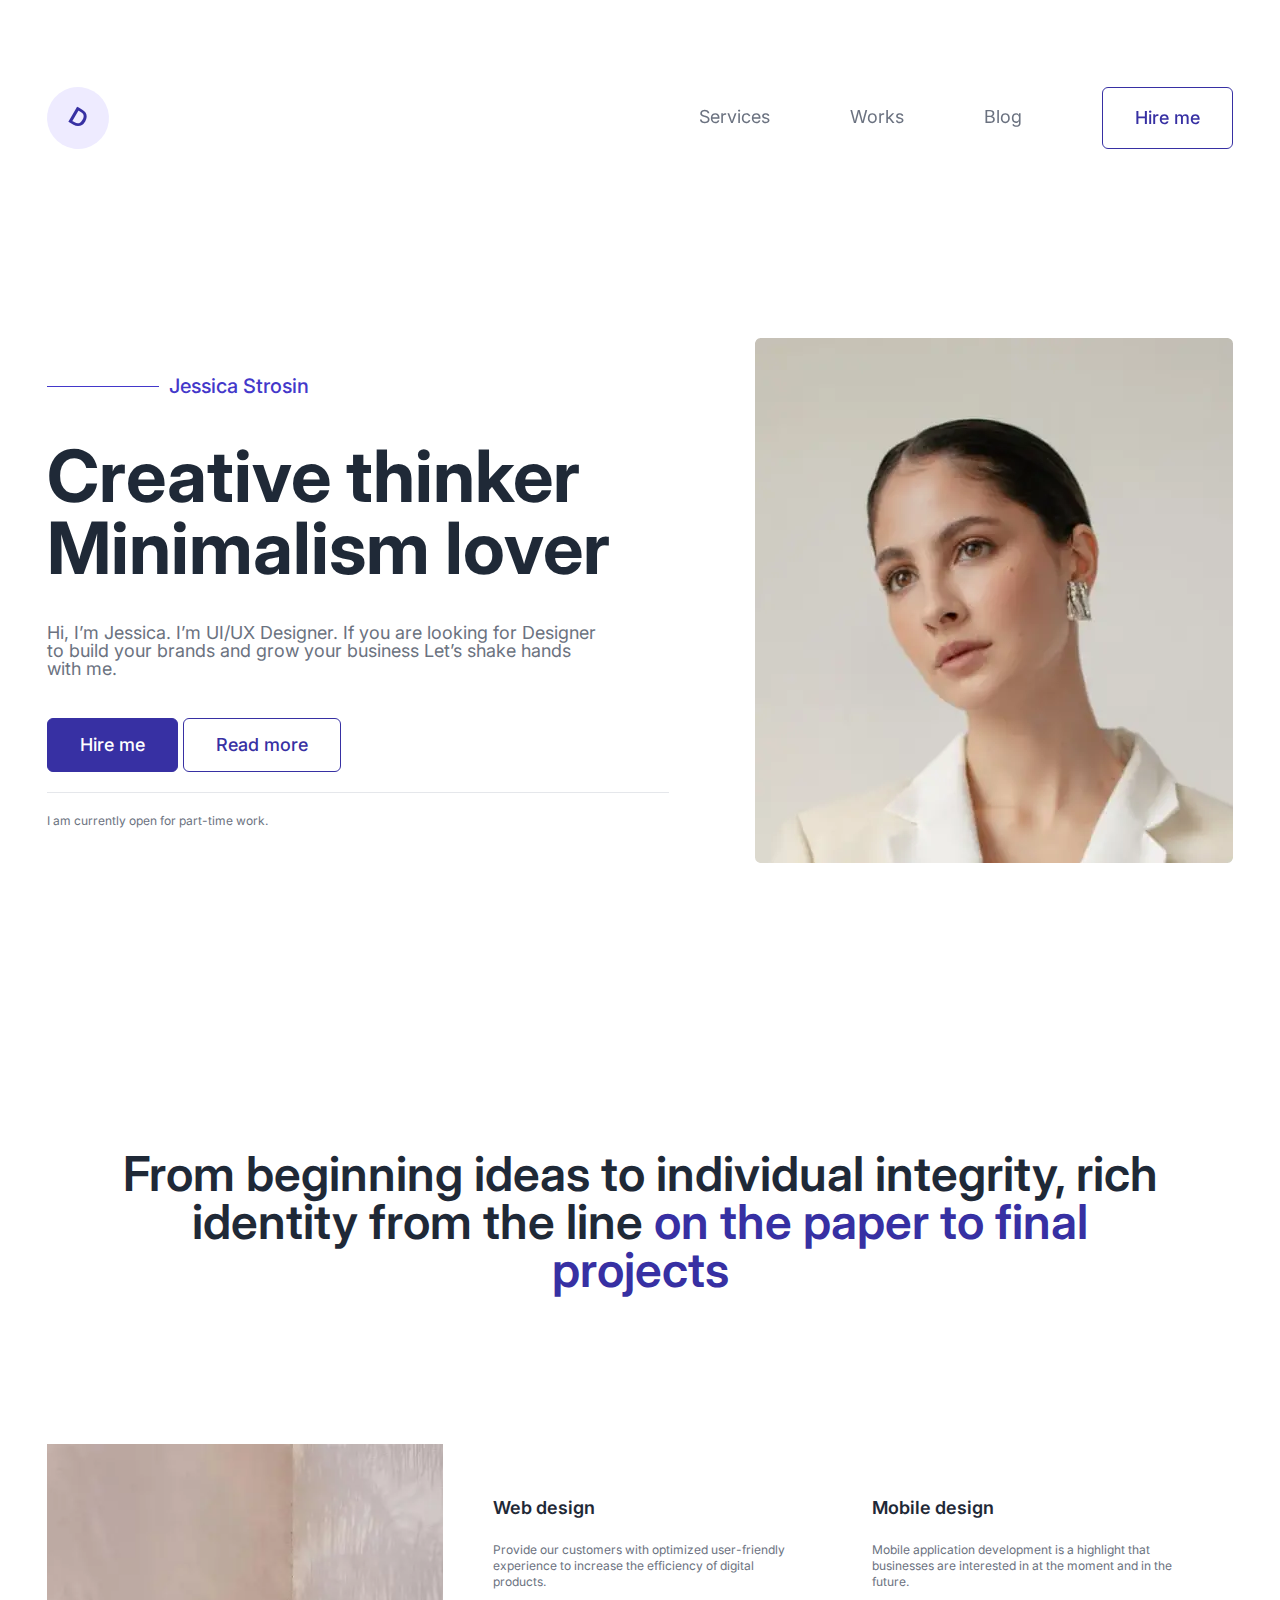
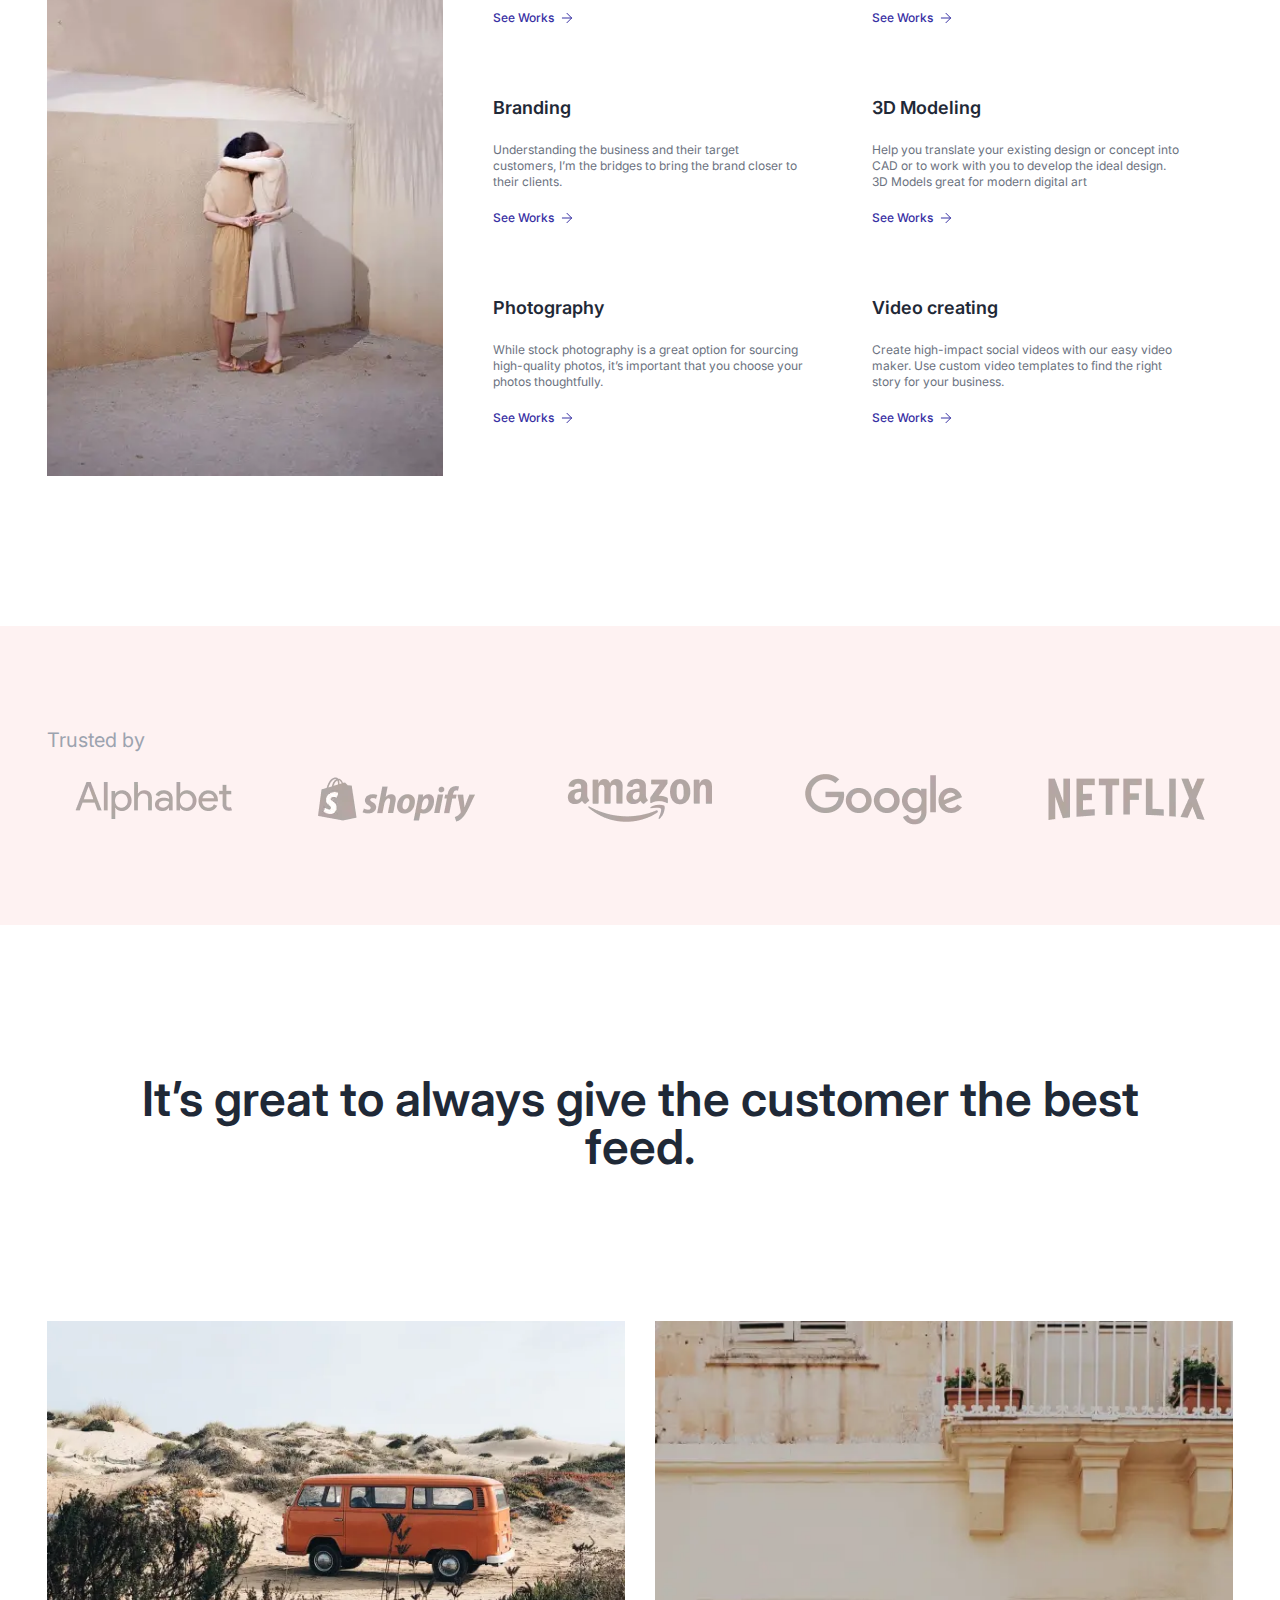
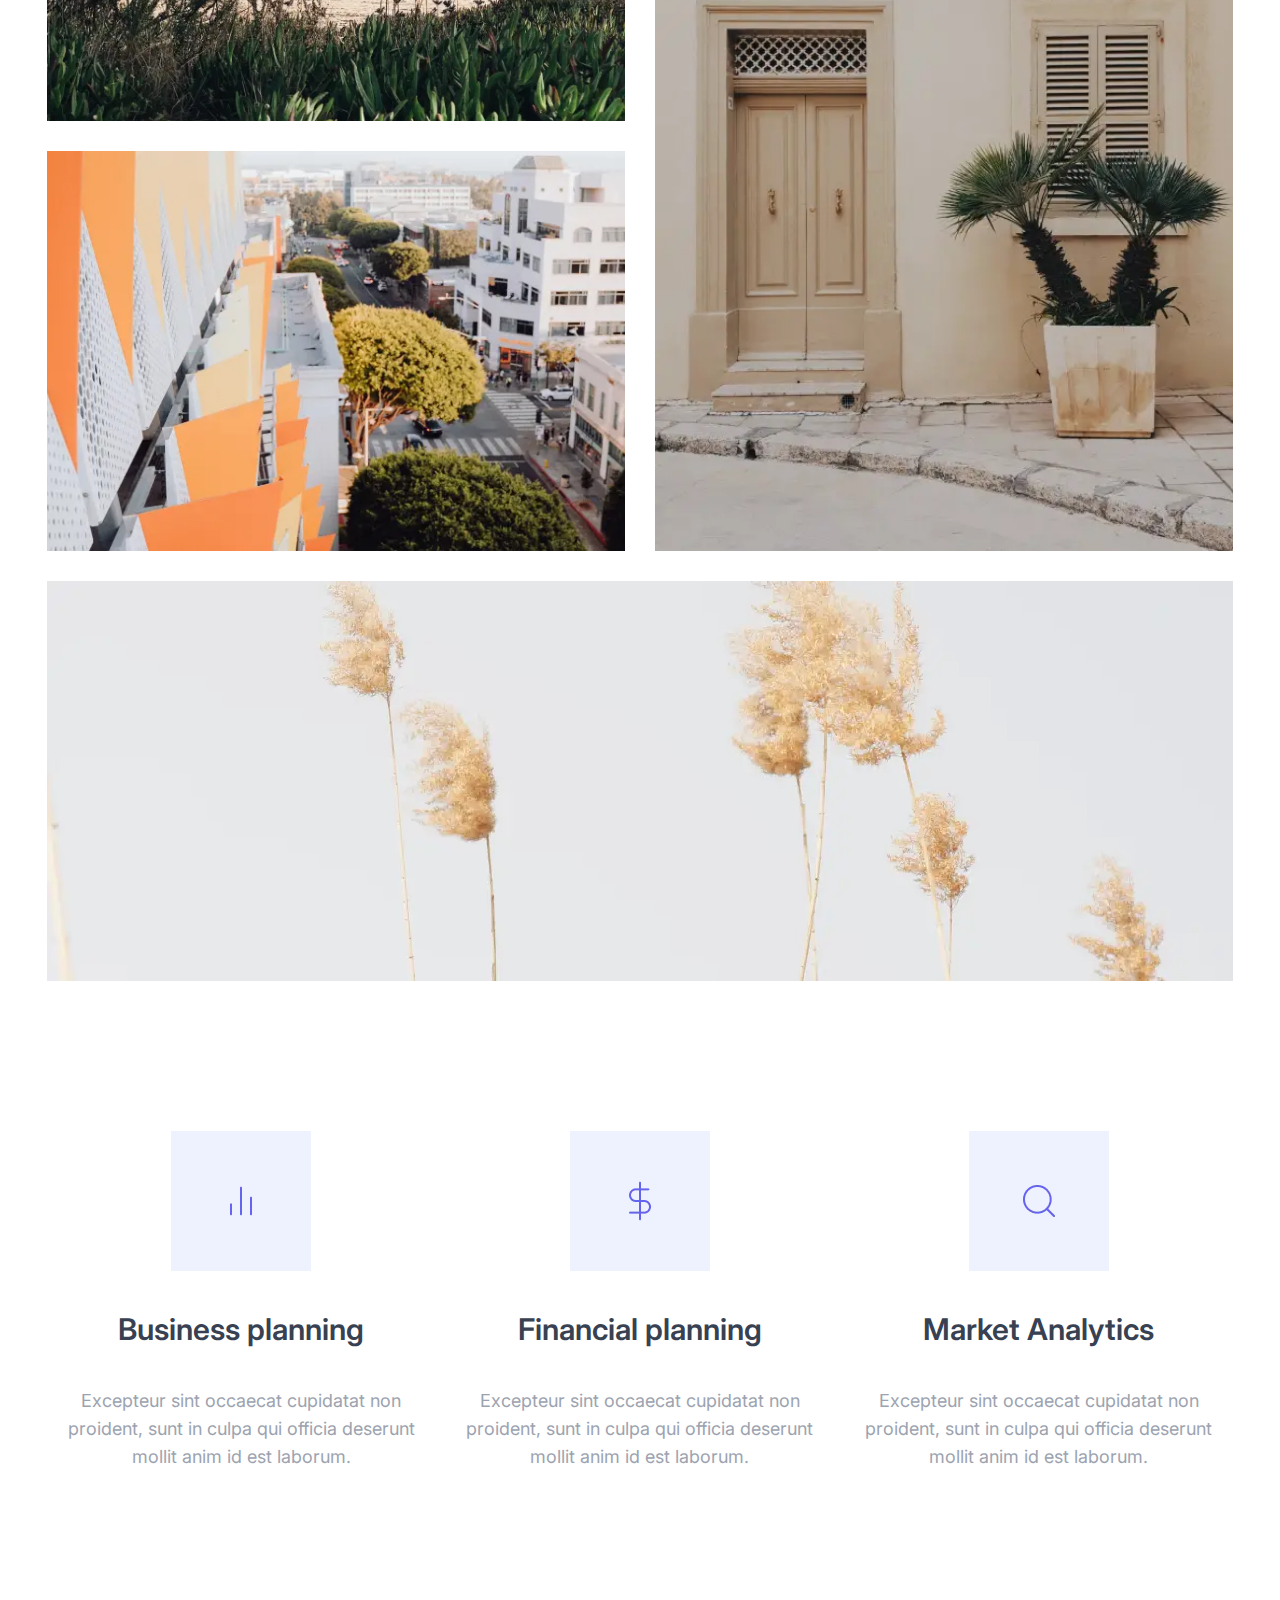
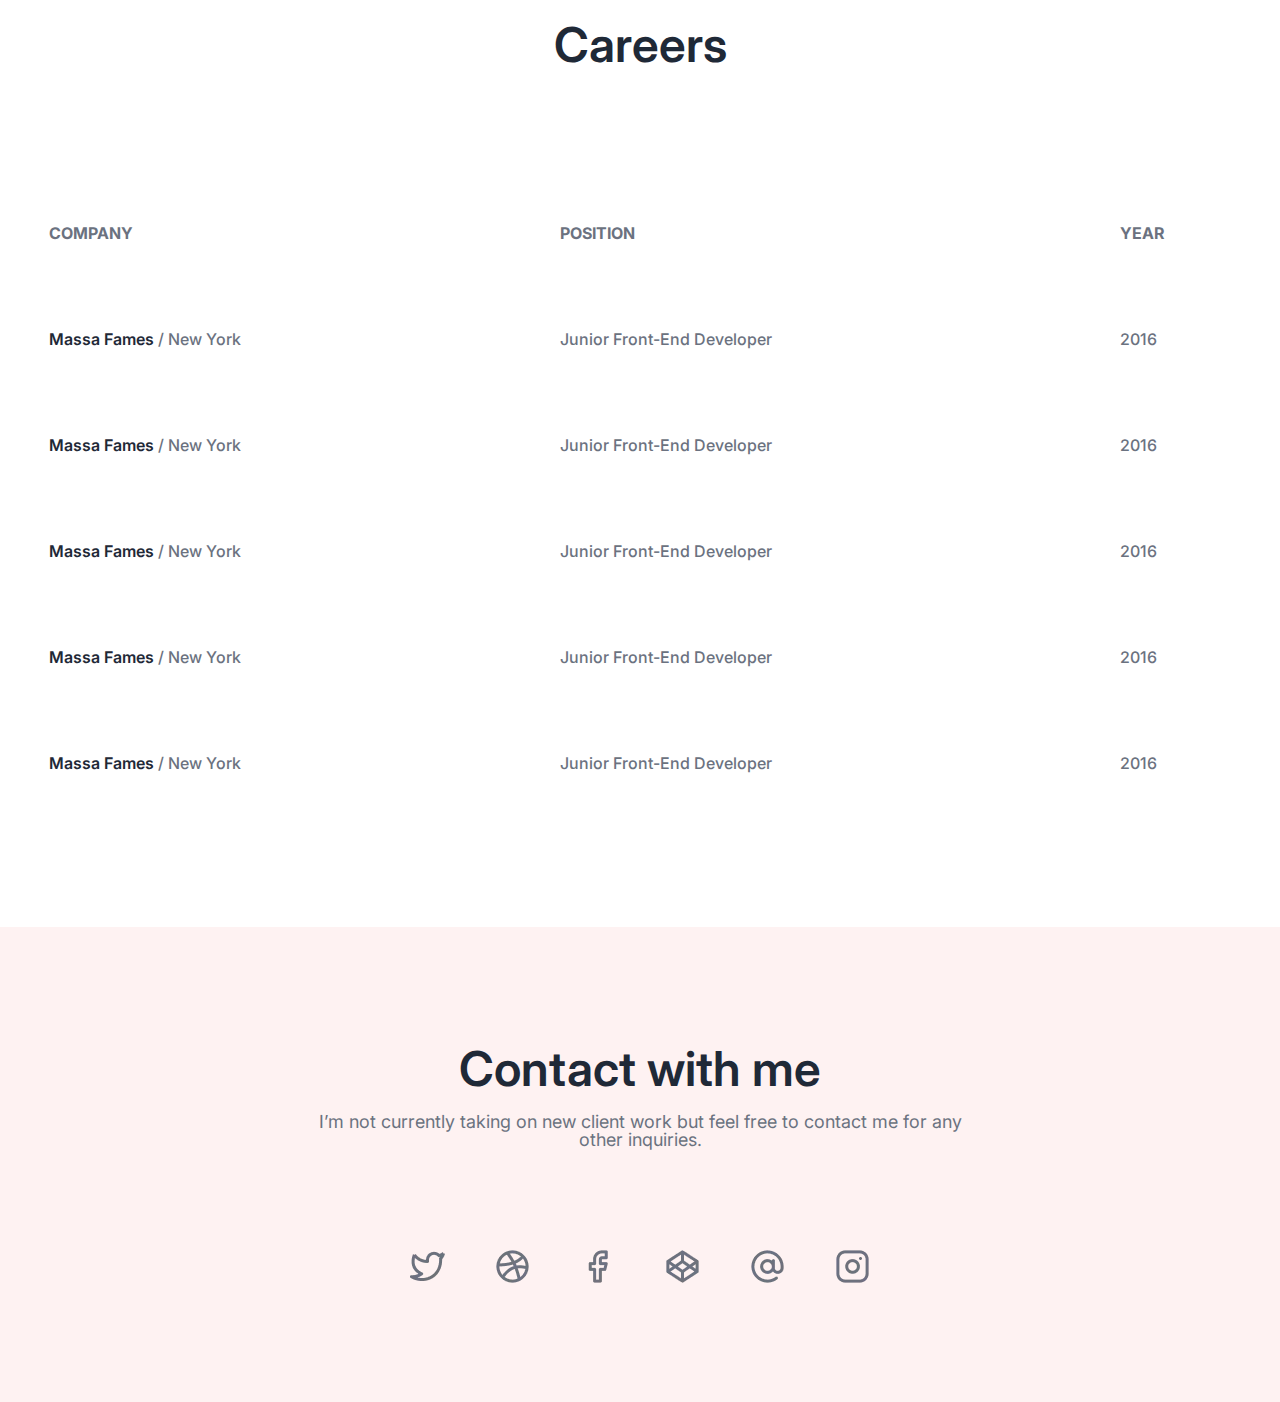
<file: creative-thinker/index.html>
<!DOCTYPE html>
<html lang="en">

<head>
	<title>Creative Thinker</title>
	<link rel="icon" type="image/x-icon" href="favicon.ico">
	<meta charset="UTF-8">
	<meta name="format-detection" content="telephone=no">
	<!-- <style>body{opacity: 0;}</style> -->
	<link rel="stylesheet" href="css/style.min.css?_v=20230626204744">
	<!-- <meta name="robots" content="noindex, nofollow"> -->
	<meta name="viewport" content="width=device-width, initial-scale=1.0">
</head>

<body>
	<div class="wrapper">
		<header class="header">
			<div class="header__container">
				<div class="header__row">
					<div class="header__logo"><span>D</span></div>
					<div class="header__menu menu">
						<nav class="menu__body">
							<ul class="menu__list">
								<li class="menu__item"><a href="" class="menu__link">Services</a></li>
								<li class="menu__item"><a href="" class="menu__link">Works</a></li>
								<li class="menu__item"><a href="" class="menu__link">Blog</a></li>
							</ul>
						</nav>
						<button type="button" class="menu__icon icon-menu"><span></span></button>
					</div>
					<button type="button" class="header__button button">Hire me</button>
				</div>
			</div>
		</header>
		<main class="page">
			<section class="page__main main-page">
				<div class='main-page__container'>
					<div class="main-page__row">
						<div class="main-page__info">
							<div class="main-page__name">Jessica Strosin</div>
							<h1 class="main-page__title">Creative thinker
								Minimalism lover</h1>
							<div class="main-page__descr">
								Hi, I’m Jessica. I’m UI/UX Designer. If you are looking for Designer to build your brands and
								grow your business Let’s shake hands with me.
							</div>
							<div class="main-page__button-box">
								<button class="main-page__button button">Hire me</button>
								<button class="main-page__button button">Read more</button>
							</div>
							<div class="main-page__sub">
								I am currently open for part-time work.
							</div>
						</div>
						<div class="main-page__image-ibg">
							<picture>
								<source srcset="img/main-page/01.webp" type="image/webp"><img src="img/main-page/01.png"
									alt="my-photo">
							</picture>
						</div>
					</div>
				</div>
			</section>
			<section class="page__projects projects">
				<div class='projects__container'>
					<h2 class="projects__title title">
						From beginning ideas to individual integrity, rich identity from the line <span>on the paper to final
							projects</span>
					</h2>
					<div class="projects__content content-box">
						<div class="content-box__image-ibg">
							<picture>
								<source srcset="img/projects/01.webp" type="image/webp"><img src="img/projects/01.png"
									alt="two-ladys">
							</picture>
						</div>
						<div class="content-box__info info-box">
							<div class="info-box__item">
								<h5 class="info-box__title">Web design</h5>
								<div class="info-box__subtitle">
									<p>
										Provide our customers with optimized user-friendly experience to increase the efficiency
										of digital products.
									</p>
								</div>
								<div class="info-box__link">
									<a href="#">See Works</a>
								</div>
							</div>
							<div class="info-box__item">
								<h5 class="info-box__title">Mobile design</h5>
								<div class="info-box__subtitle">
									<p>
										Mobile application development is a highlight that businesses are interested in at the
										moment and in the future.
									</p>
								</div>
								<div class="info-box__link">
									<a href="#">See Works</a>
								</div>
							</div>
							<div class="info-box__item">
								<h5 class="info-box__title">Branding</h5>
								<div class="info-box__subtitle">
									<p>
										Understanding the business and their target customers, I’m the bridges to bring the brand
										closer to their clients.
									</p>
								</div>
								<div class="info-box__link">
									<a href="#">See Works</a>
								</div>
							</div>
							<div class="info-box__item">
								<h5 class="info-box__title">3D Modeling</h5>
								<div class="info-box__subtitle">
									<p>
										Help you translate your existing design or concept into CAD or to work with you to develop
										the ideal design. 3D Models great for modern digital art
									</p>
								</div>
								<div class="info-box__link">
									<a href="#">See Works</a>
								</div>
							</div>
							<div class="info-box__item">
								<h5 class="info-box__title">Photography</h5>
								<div class="info-box__subtitle">
									<p>
										While stock photography is a great option for sourcing high-quality photos, it’s important
										that you choose your photos thoughtfully.
									</p>
								</div>
								<div class="info-box__link">
									<a href="#">See Works</a>
								</div>
							</div>
							<div class="info-box__item">
								<h5 class="info-box__title">Video creating</h5>
								<div class="info-box__subtitle">
									<p>
										Create high-impact social videos with our easy video maker. Use custom video templates to
										find the right story for your business.
									</p>
								</div>
								<div class="info-box__link">
									<a href="#">See Works</a>
								</div>
							</div>
						</div>
					</div>
				</div>
			</section>
			<section class="page__colab colab">
				<div class="colab__container">
					<h4 class="colab__title">Trusted by</h4>
					<div class="colab__box">
						<div class="colab__image">
							<picture>
								<source srcset="img/colab/alphabet.webp" type="image/webp"><img src="img/colab/alphabet.png"
									alt="alphabet">
							</picture>
						</div>
						<div class="colab__image">
							<picture>
								<source srcset="img/colab/shopify.webp" type="image/webp"><img src="img/colab/shopify.png"
									alt="shopify">
							</picture>
						</div>
						<div class="colab__image">
							<picture>
								<source srcset="img/colab/amazon.webp" type="image/webp"><img src="img/colab/amazon.png"
									alt="amazon">
							</picture>
						</div>
						<div class="colab__image">
							<picture>
								<source srcset="img/colab/google.webp" type="image/webp"><img src="img/colab/google.png"
									alt="google">
							</picture>
						</div>
						<div class="colab__image">
							<picture>
								<source srcset="img/colab/netflix.webp" type="image/webp"><img src="img/colab/netflix.png"
									alt="netflix">
							</picture>
						</div>
					</div>
				</div>
			</section>
			<section class="page__gallery gallery">
				<div class="gallery__container">
					<h2 class="gallery__title title">
						It’s great to always give the customer the best feed.
					</h2>
					<div class="gallery__box">
						<div class="gallery__image-ibg">
							<picture>
								<source srcset="img/gallery/01.webp" type="image/webp"><img src="img/gallery/01.jpg" alt=" bus">
							</picture>
						</div>
						<div class="gallery__image-ibg">
							<picture>
								<source srcset="img/gallery/02.webp" type="image/webp"><img src="img/gallery/02.jpg"
									alt="street">
							</picture>
						</div>
						<div class="gallery__image-ibg">
							<picture>
								<source srcset="img/gallery/03.webp" type="image/webp"><img src="img/gallery/03.jpg"
									alt="balcony-view">
							</picture>
						</div>
						<div class="gallery__image-ibg">
							<picture>
								<source srcset="img/gallery/04.webp" type="image/webp"><img src="img/gallery/04.jpg"
									alt="reeds">
							</picture>
						</div>
					</div>
				</div>
			</section>
			<div class="page__skills skills">
				<div class="skills__container">
					<div class="skills__row">
						<div class="skills__item">
							<div class="skills__logo">
								<picture>
									<source srcset="img/skills/levels.webp" type="image/webp"><img src="img/skills/levels.png"
										alt="planning-logo">
								</picture>
							</div>
							<div class="skills__title">Business planning</div>
							<div class="skills__descr">
								Excepteur sint occaecat cupidatat non proident, sunt in culpa qui officia deserunt mollit anim
								id est laborum.
							</div>
						</div>
						<div class="skills__item">
							<div class="skills__logo">
								<picture>
									<source srcset="img/skills/curency.webp" type="image/webp"><img src="img/skills/curency.png"
										alt="dollar-logo">
								</picture>
							</div>
							<div class="skills__title">Financial planning</div>
							<div class="skills__descr">
								Excepteur sint occaecat cupidatat non proident, sunt in culpa qui officia deserunt mollit anim
								id est laborum.
							</div>
						</div>
						<div class="skills__item">
							<div class="skills__logo">
								<picture>
									<source srcset="img/skills/search.webp" type="image/webp"><img src="img/skills/search.png"
										alt="search-logo">
								</picture>
							</div>
							<div class="skills__title">Market Analytics</div>
							<div class="skills__descr">
								Excepteur sint occaecat cupidatat non proident, sunt in culpa qui officia deserunt mollit anim
								id est laborum.
							</div>
						</div>
					</div>
				</div>
			</div>
			<section class="page__careers careers">
				<div class="careers__container">
					<h2 class="careers__title title">Careers</h2>
					<div class="careers__row">
						<table class="careers__table">
							<tr class="careers__column-names">
								<th>COMPANY</th>
								<th>POSITION</th>
								<th>YEAR</th>
							</tr>
							<tr class="careers__column-data">
								<td><span>Massa Fames</span> / New York</td>
								<td>Junior Front-End Developer</td>
								<td>2016</td>
							</tr>
							<tr class="careers__column-data">
								<td><span>Massa Fames</span> / New York</td>
								<td>Junior Front-End Developer</td>
								<td>2016</td>
							</tr>
							<tr class="careers__column-data">
								<td><span>Massa Fames</span> / New York</td>
								<td>Junior Front-End Developer</td>
								<td>2016</td>
							</tr>
							<tr class="careers__column-data">
								<td><span>Massa Fames</span> / New York</td>
								<td>Junior Front-End Developer</td>
								<td>2016</td>
							</tr>
							<tr class="careers__column-data">
								<td><span>Massa Fames</span> / New York</td>
								<td>Junior Front-End Developer</td>
								<td>2016</td>
							</tr>
						</table>
					</div>
				</div>
			</section>
		</main>
		<footer class="footer">
			<div class="footer__container">
				<div class="footer__row">
					<h2 class="footer__title title">Contact with me</h2>
					<div class="footer__descr">
						I’m not currently taking on new client work but feel free to contact me for any other inquiries.
					</div>
					<div class="footer__social-box">
						<a href="#" class="footer__social-link">
							<picture>
								<source srcset="img/footer/tw.webp" type="image/webp"><img src="img/footer/tw.png"
									alt="twitter">
							</picture>
						</a>
						<a href="#" class="footer__social-link">
							<picture>
								<source srcset="img/footer/dr.webp" type="image/webp"><img src="img/footer/dr.png"
									alt="dribble">
							</picture>
						</a>
						<a href="#" class="footer__social-link">
							<picture>
								<source srcset="img/footer/fb.webp" type="image/webp"><img src="img/footer/fb.png"
									alt="facebook">
							</picture>
						</a>
						<a href="#" class="footer__social-link">
							<picture>
								<source srcset="img/footer/cp.webp" type="image/webp"><img src="img/footer/cp.png"
									alt="codepen">
							</picture>
						</a>
						<a href="#" class="footer__social-link">
							<picture>
								<source srcset="img/footer/at.webp" type="image/webp"><img src="img/footer/at.png" alt="email">
							</picture>
						</a>
						<a href="#" class="footer__social-link">
							<picture>
								<source srcset="img/footer/inst.webp" type="image/webp"><img src="img/footer/inst.png"
									alt="instagram">
							</picture>
						</a>
					</div>
				</div>
			</div>
		</footer>
	</div>
	<script src="js/app.min.js?_v=20230626204744"></script>
</body>

</html>
</file>
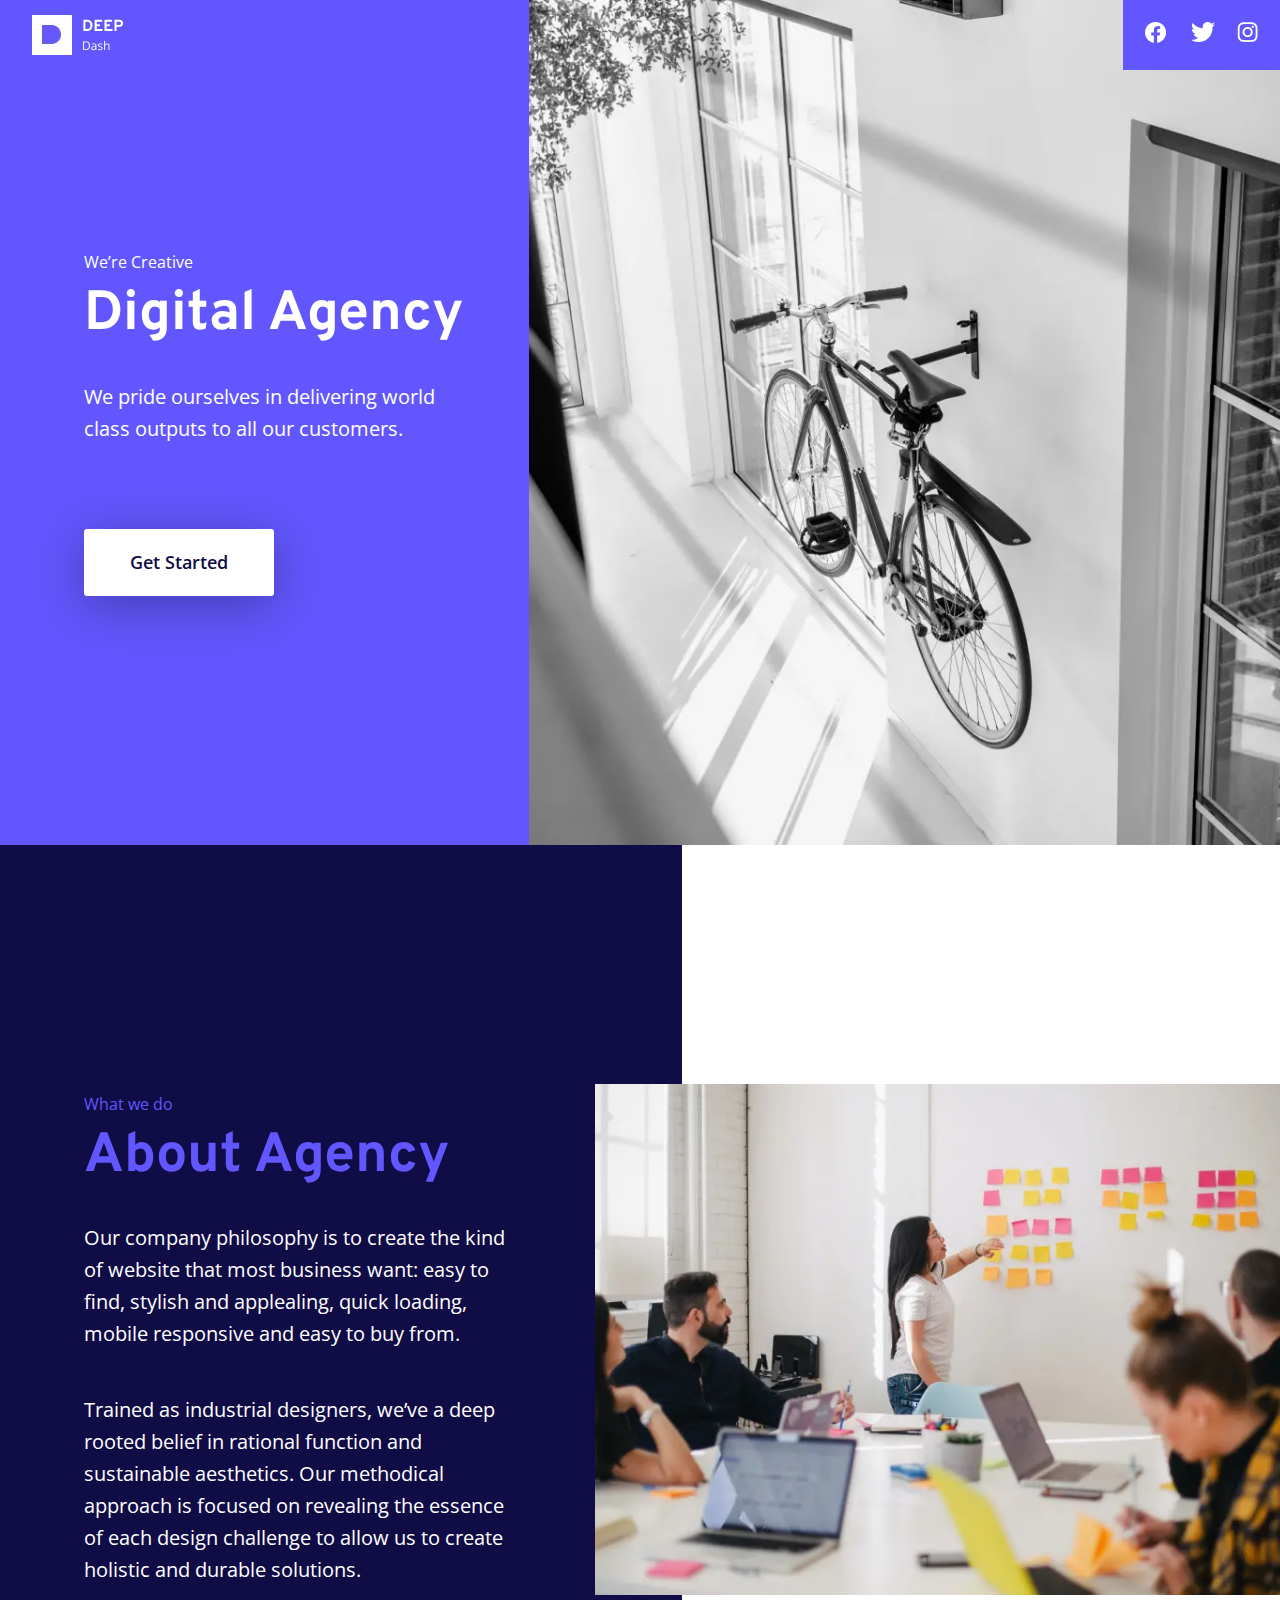
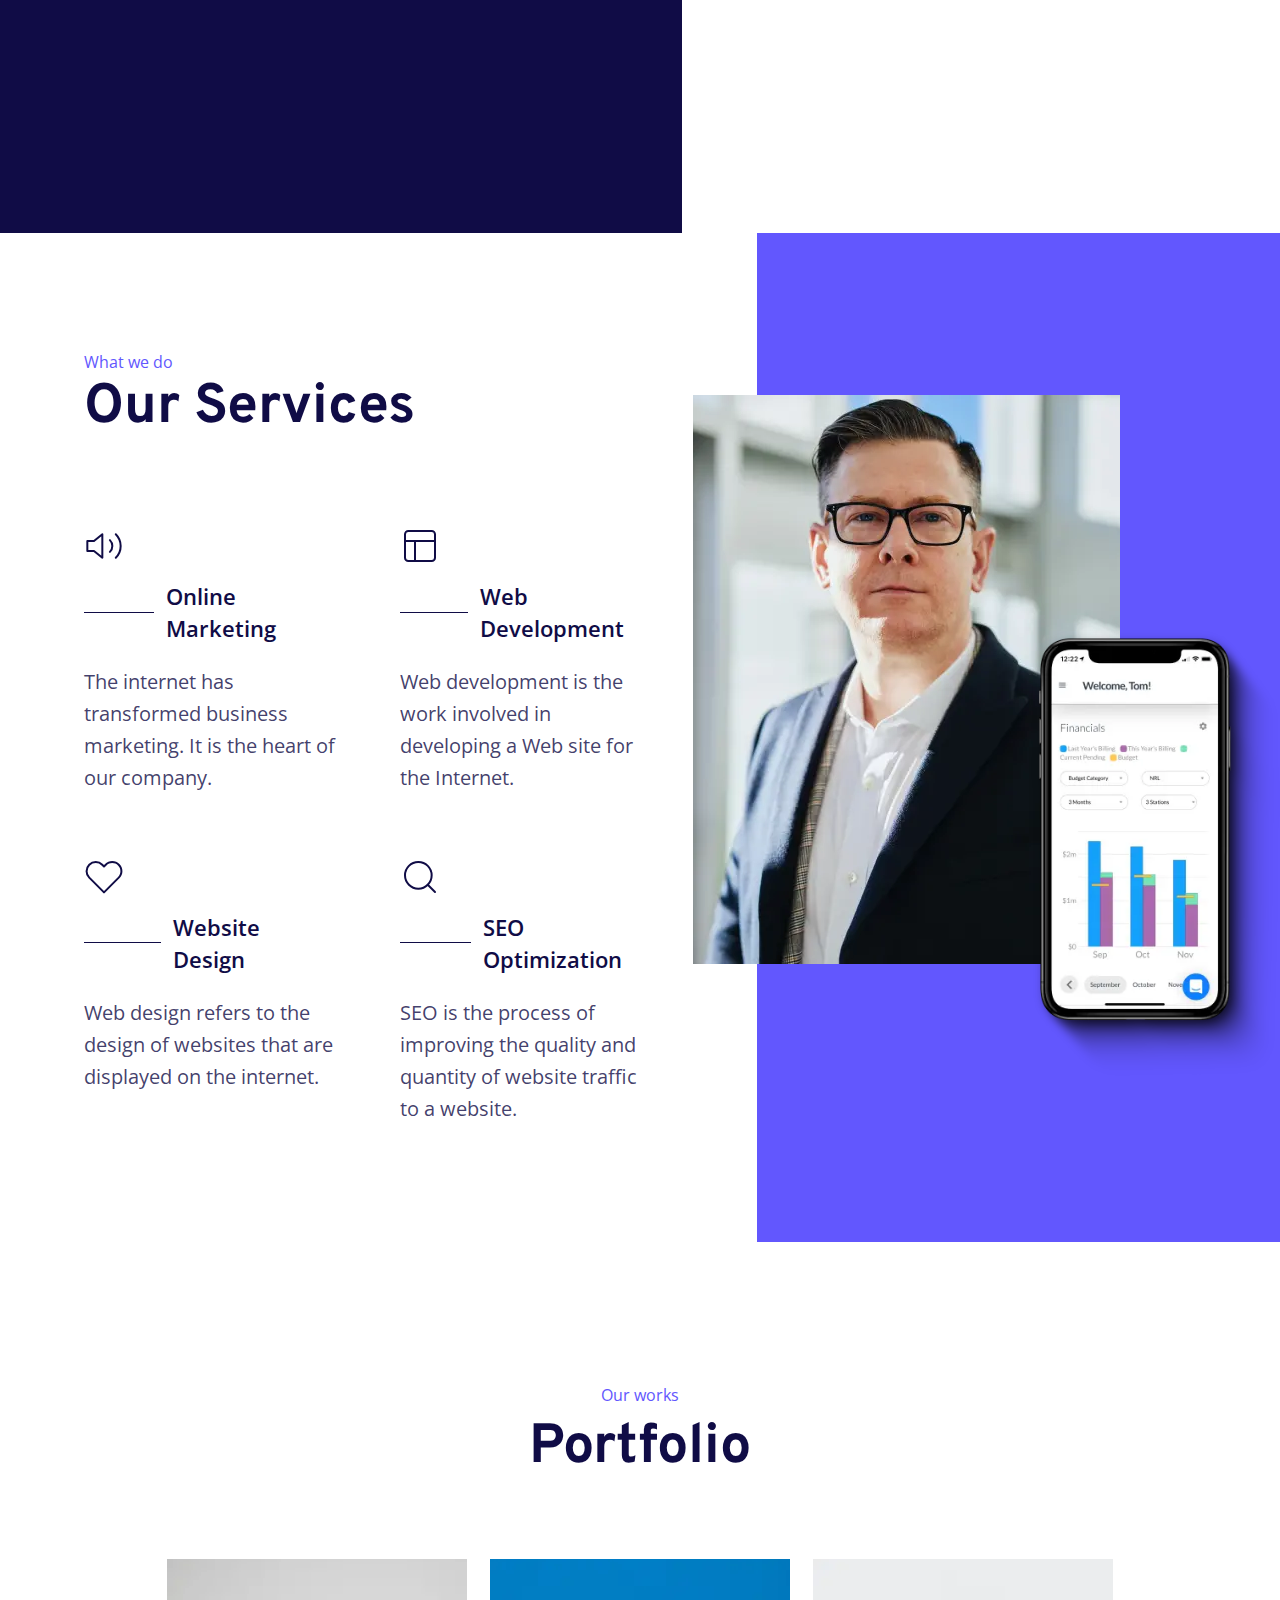
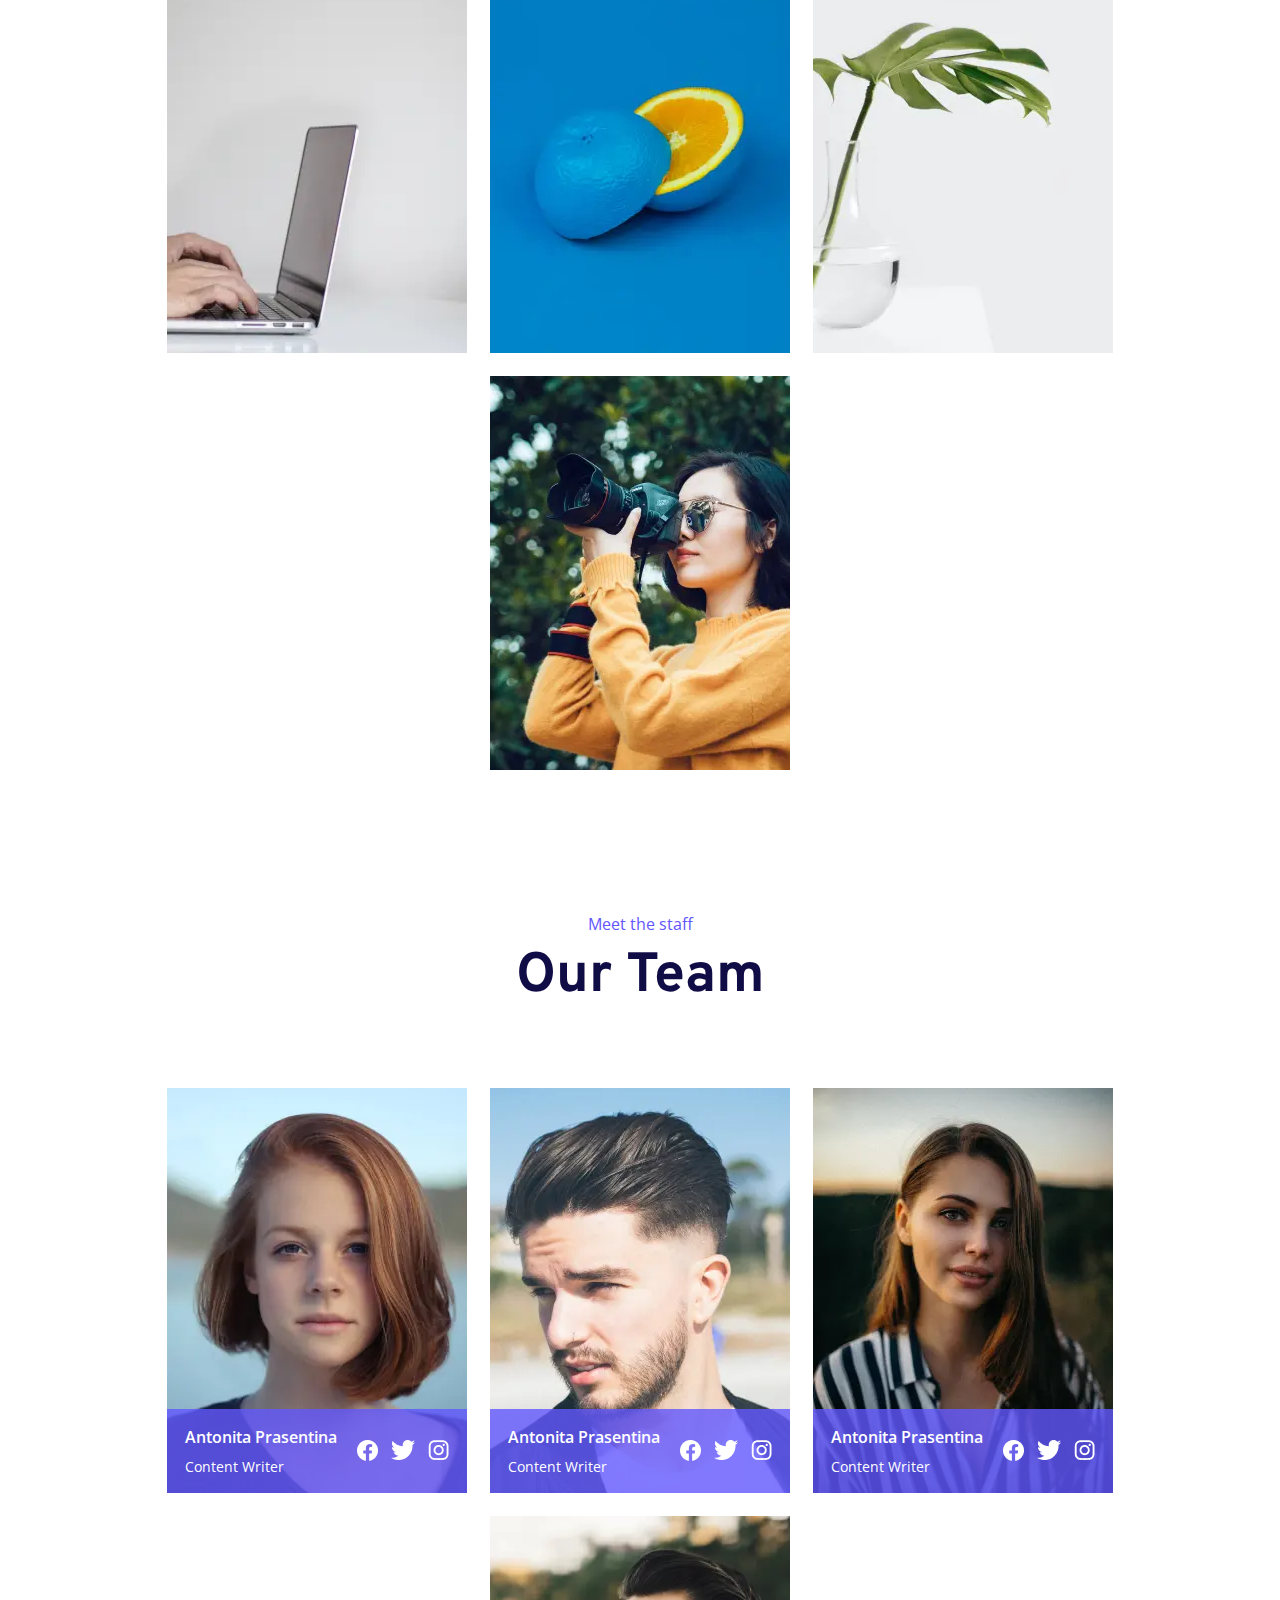
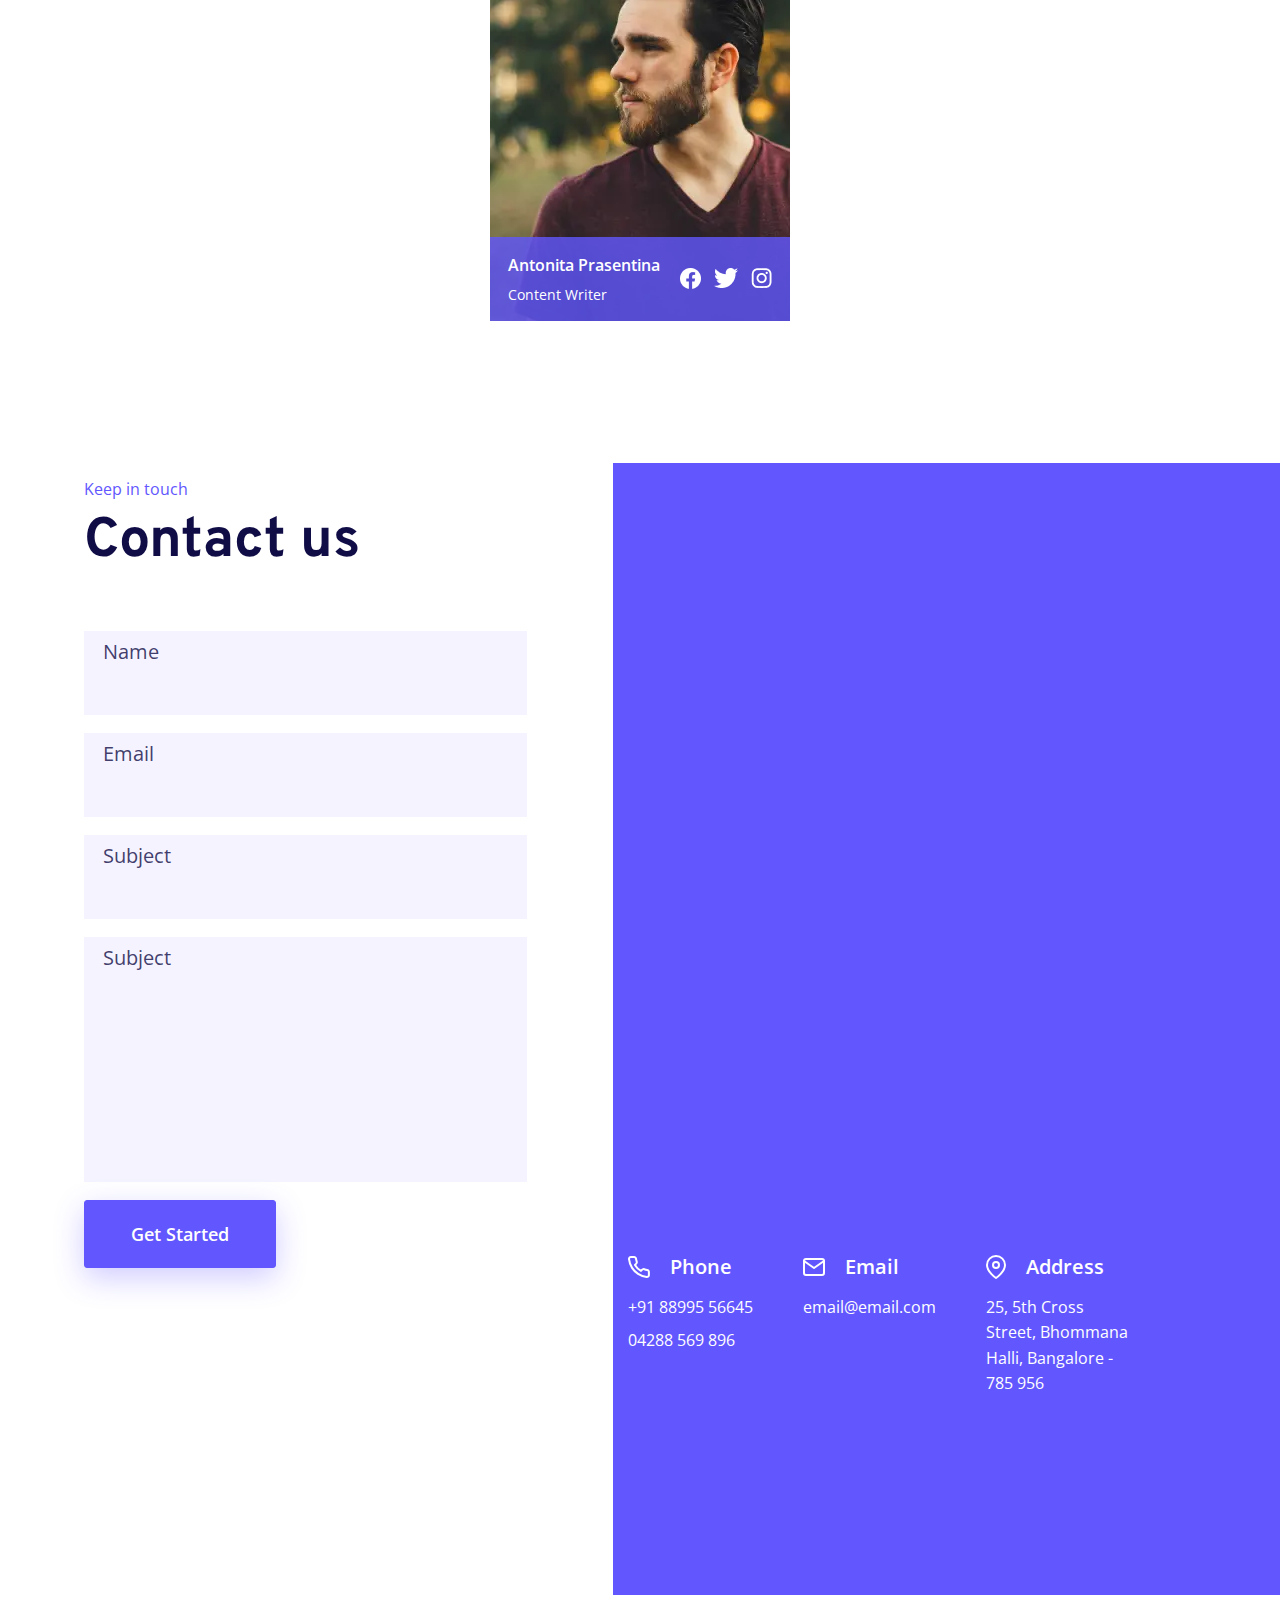
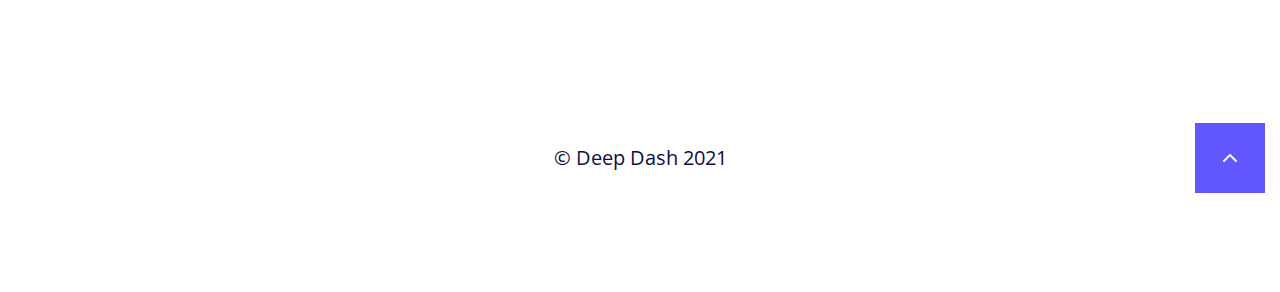
<file: deep/index.html>
<!DOCTYPE html>
<html lang="en">

<head>
	<title>Deep</title>
	<meta charset="UTF-8">
	<meta name="format-detection" content="telephone=no">
	<!-- <style>body{opacity: 0;}</style> -->
	<link rel="stylesheet" href="css/style.min.css?_v=20230730152741">
	<link rel="preconnect" href="https://fonts.googleapis.com">
	<link rel="preconnect" href="https://fonts.gstatic.com" crossorigin>
	<link href="https://fonts.googleapis.com/css2?family=Open+Sans:wght@400;600&family=Overpass:wght@700&display=swap&_v=20230730152741" rel="stylesheet">
	<!-- <meta name="robots" content="noindex, nofollow"> -->
	<meta name="viewport" content="width=device-width, initial-scale=1.0">
</head>

<body>
	<div class="wrapper">
		<header class="header">
			<div class="header__row">
				<div class="header__logo">
					<picture><source srcset="img/header/logo.webp" type="image/webp"><img src="img/header/logo.png" alt="logo"></picture>
				</div>
				<div class="header__social">
					<a href="#" class="header__social-link">
						<picture><source srcset="img/icons/fb.webp" type="image/webp"><img src="img/icons/fb.png" alt="facebook"></picture>
					</a>
					<a href="#" class="header__social-link">
						<picture><source srcset="img/icons/tw.webp" type="image/webp"><img src="img/icons/tw.png" alt="twitter"></picture>
					</a>
					<a href="#" class="header__social-link">
						<picture><source srcset="img/icons/inst.webp" type="image/webp"><img src="img/icons/inst.png" alt="instagram"></picture>
					</a>
				</div>
			</div>
		</header>
		<main class="page">
			<section class="page__main main-page">
				<div class="main-page__row">
					<div class="main-page__info">
						<div class="main-page__text section-text">
							<div class="main-page__subtitle section-subtitle">We’re Creative</div>
							<h1 class="main-page__title section-title">Digital Agency</h1>
							<div class="main-page__descr section-descr">
								<p>We pride ourselves in delivering world class outputs to all our customers.</p>
							</div>
						</div>
						<a href="" class="main-page__button button button--white-btn">Get Started</a>
					</div>
					<div class="main-page__image-ibg">
						<picture><source srcset="img/main/main-img.webp" type="image/webp"><img src="img/main/main-img.jpg" alt="bicycle"></picture>
					</div>
				</div>
			</section>
			<section class="page__about about">
				<div class="about__row">
					<div class="about__info">
						<div class="about__text section-text">
							<div class="about__subtitle section-subtitle">What we do</div>
							<h2 class="about__title section-title">About Agency</h2>
							<div class="about__descr section-descr">
								<p>Our company philosophy is to create the kind of website that most business want: easy to
									find, stylish and applealing, quick loading, mobile responsive and easy to buy from.</p>
								<p>Trained as industrial designers, we’ve a deep rooted belief in rational function and
									sustainable aesthetics. Our methodical approach is focused on revealing the essence of each
									design challenge to allow us to create holistic and durable solutions.</p>
							</div>
						</div>
					</div>
					<div class="about__image">
						<picture><source srcset="img/about/conference.webp" type="image/webp"><img src="img/about/conference.jpg" alt="conference"></picture>
					</div>
				</div>
			</section>
			<section class="page__services services">
				<div class="services__row">
					<div class="services__info">
						<div class="services__subtitle section-subtitle">What we do</div>
						<h2 class="services__title section-title">
							Our Services
						</h2>
						<div class="services__items">
							<div class="services__item box-services">
								<div class="box-services__logo">
									<img src="img/icons/speaker.svg" alt="speaker-logo">
								</div>
								<div class="box-services__title">
									<span>Online Marketing</span>
								</div>
								<div class="box-services__descr">
									<p>The internet has transformed business marketing. It is the heart of our company.</p>
								</div>
							</div>
							<div class="services__item box-services">
								<div class="box-services__logo">
									<img src="img/icons/table.svg" alt="table-logo">
								</div>
								<div class="box-services__title">
									<span>Web Development</span>
								</div>
								<div class="box-services__descr">
									<p>Web development is the work involved in developing a Web site for the Internet.</p>
								</div>
							</div>
							<div class="services__item box-services">
								<div class="box-services__logo">
									<img src="img/icons/fav.svg" alt="favorite-logo">
								</div>
								<div class="box-services__title">
									<span>Website Design</span>
								</div>
								<div class="box-services__descr">
									<p>Web design refers to the design of websites that are displayed on the internet.</p>
								</div>
							</div>
							<div class="services__item box-services">
								<div class="box-services__logo">
									<img src="img/icons/search.svg" alt="search-logo">
								</div>
								<div class="box-services__title">
									<span>SEO Optimization</span>
								</div>
								<div class="box-services__descr">
									<p>SEO is the process of improving the quality and quantity of website traffic to a website.
									</p>
								</div>
							</div>
						</div>
					</div>
					<div class="services__images images-services">
						<div class="images-services__bg">
							<div class="images-services__main">
								<picture><source srcset="img/services/man.webp" type="image/webp"><img src="img/services/man.png" alt="man-image"></picture>
							</div>
							<div class="images-services__mobile">
								<picture><source srcset="img/services/phone.webp" type="image/webp"><img src="img/services/phone.png" alt="phone-image"></picture>
							</div>
						</div>
					</div>
				</div>
			</section>
			<section class="page__portfolio portfolio">
				<div class="portfolio__container">
					<div class="portfolio__row">
						<div class="portfolio__subtitle section-subtitle">
							Our works
						</div>
						<h2 class="portfolio__title section-title">
							Portfolio
						</h2>
						<div class="portfolio__items">
							<a href="#" class="portfolio__image-ibg">
								<picture><source srcset="img/portfolio/laptop.webp" type="image/webp"><img src="img/portfolio/laptop.jpg" alt="laptop-image"></picture>
							</a>
							<a href="#" class="portfolio__image-ibg">
								<picture><source srcset="img/portfolio/orange.webp" type="image/webp"><img src="img/portfolio/orange.jpg" alt="orange-image"></picture>
							</a>
							<a href="#" class="portfolio__image-ibg">
								<picture><source srcset="img/portfolio/leaf.webp" type="image/webp"><img src="img/portfolio/leaf.jpg" alt="leaf-image"></picture>
							</a>
							<a href="#" class="portfolio__image-ibg">
								<picture><source srcset="img/portfolio/girl.webp" type="image/webp"><img src="img/portfolio/girl.jpg" alt="laptop-image"></picture>
							</a>
						</div>
					</div>
				</div>
			</section>
			<section class="page__team team">
				<div class="team__container">
					<div class="team__row">
						<div class="team__subtitle section-subtitle">Meet the staff</div>
						<h2 class="team__title section-title">Our Team</h2>
						<div class="team__members">
							<div class="team__member">
								<div class="team__image-ibg">
									<picture><source srcset="img/team/m1.webp" type="image/webp"><img src="img/team/m1.jpg" alt="team-member-photo-1"></picture>
								</div>
								<div class="team__info">
									<div class="team__text">
										<h4 class="team__name">Antonita Prasentina</h4>
										<div class="team__job-title">Content Writer</div>
									</div>
									<div class="team__social">
										<a href="#" class="team__social-icon">
											<picture><source srcset="img/icons/fb.webp" type="image/webp"><img src="img/icons/fb.png" alt="facebook"></picture>
										</a>
										<a href="#" class="team__social-icon">
											<picture><source srcset="img/icons/tw.webp" type="image/webp"><img src="img/icons/tw.png" alt="twitter"></picture>
										</a>
										<a href="#" class="team__social-icon">
											<picture><source srcset="img/icons/inst.webp" type="image/webp"><img src="img/icons/inst.png" alt="instagram"></picture>
										</a>
									</div>
								</div>
							</div>
							<div class="team__member">
								<div class="team__image-ibg">
									<picture><source srcset="img/team/m2.webp" type="image/webp"><img src="img/team/m2.jpg" alt="team-member-photo-1"></picture>
								</div>
								<div class="team__info">
									<div class="team__text">
										<h4 class="team__name">Antonita Prasentina</h4>
										<div class="team__job-title">Content Writer</div>
									</div>
									<div class="team__social">
										<a href="#" class="team__social-icon">
											<picture><source srcset="img/icons/fb.webp" type="image/webp"><img src="img/icons/fb.png" alt="facebook"></picture>
										</a>
										<a href="#" class="team__social-icon">
											<picture><source srcset="img/icons/tw.webp" type="image/webp"><img src="img/icons/tw.png" alt="twitter"></picture>
										</a>
										<a href="#" class="team__social-icon">
											<picture><source srcset="img/icons/inst.webp" type="image/webp"><img src="img/icons/inst.png" alt="instagram"></picture>
										</a>
									</div>
								</div>
							</div>
							<div class="team__member">
								<div class="team__image-ibg">
									<picture><source srcset="img/team/m3.webp" type="image/webp"><img src="img/team/m3.jpg" alt="team-member-photo-1"></picture>
								</div>
								<div class="team__info">
									<div class="team__text">
										<h4 class="team__name">Antonita Prasentina</h4>
										<div class="team__job-title">Content Writer</div>
									</div>
									<div class="team__social">
										<a href="#" class="team__social-icon">
											<picture><source srcset="img/icons/fb.webp" type="image/webp"><img src="img/icons/fb.png" alt="facebook"></picture>
										</a>
										<a href="#" class="team__social-icon">
											<picture><source srcset="img/icons/tw.webp" type="image/webp"><img src="img/icons/tw.png" alt="twitter"></picture>
										</a>
										<a href="#" class="team__social-icon">
											<picture><source srcset="img/icons/inst.webp" type="image/webp"><img src="img/icons/inst.png" alt="instagram"></picture>
										</a>
									</div>
								</div>
							</div>
							<div class="team__member">
								<div class="team__image-ibg">
									<picture><source srcset="img/team/m4.webp" type="image/webp"><img src="img/team/m4.jpg" alt="team-member-photo-1"></picture>
								</div>
								<div class="team__info">
									<div class="team__text">
										<h4 class="team__name">Antonita Prasentina</h4>
										<div class="team__job-title">Content Writer</div>
									</div>
									<div class="team__social">
										<a href="#" class="team__social-icon">
											<picture><source srcset="img/icons/fb.webp" type="image/webp"><img src="img/icons/fb.png" alt="facebook"></picture>
										</a>
										<a href="#" class="team__social-icon">
											<picture><source srcset="img/icons/tw.webp" type="image/webp"><img src="img/icons/tw.png" alt="twitter"></picture>
										</a>
										<a href="#" class="team__social-icon">
											<picture><source srcset="img/icons/inst.webp" type="image/webp"><img src="img/icons/inst.png" alt="instagram"></picture>
										</a>
									</div>
								</div>
							</div>
						</div>
					</div>
				</div>
			</section>
			<section class="page__contacts contacts">
				<div class="contacts__row">
					<form action="#" method="GET" class="contacts__form form-box">
						<div class="form-box__subtitle section-subtitle">Keep in touch</div>
						<h2 class="form-box__title section-title">Contact us</h2>
						<div class="form-box__input-box">
							<label for="name">Name</label>
							<input type="text" name="name" id="name">
						</div>
						<div class="form-box__input-box">
							<label for="email">Email</label>
							<input type="email" name="email" id="email">
						</div>
						<div class="form-box__input-box">
							<label for="sub1">Subject</label>
							<input type="text" name="subject1" id="sub1">
						</div>
						<div class="form-box__input-box">
							<label for="sub2">Subject</label>
							<textarea name="subject2" id="sub2"></textarea>
						</div>
						<button type="submit" class="form-box__button button button--blue-btn">Get Started</button>
					</form>
					<div class="contacts__data data-box">
						<div class="data-box__row">
							<iframe class="data-box__map" src="https://www.google.com/maps/embed?pb=!1m18!1m12!1m3!1d17613.84543145225!2d-74.00441598993353!3d40.69432562150714!2m3!1f0!2f0!3f0!3m2!1i1024!2i768!4f13.1!3m3!1m2!1s0x89c25a41372a15ef%3A0xc8cab868b3f97e67!2z0JHRgNGD0LrQu9C40L0g0JHRgNC40LTQtiDQn9Cw0YDQuiDQn9C40YAgNQ!5e0!3m2!1sru!2s!4v1688899704238!5m2!1sru!2s" width="553" height="617" style="border:0;" allowfullscreen="" loading="lazy" referrerpolicy="no-referrer-when-downgrade"></iframe>
							<div class="data-box__info">
								<div class="data-box__item">
									<div class="data-box__name">
										<img src="img/icons/phone.svg" alt="phone-logo">
										<h4>Phone</h4>
									</div>
									<div class="data-box__value">+91 88995 56645</div>
									<div class="data-box__value">04288 569 896</div>
								</div>
								<div class="data-box__item">
									<div class="data-box__name">
										<img src="img/icons/mail.svg" alt="email-logo">
										<h4>Email</h4>
									</div>
									<div class="data-box__value">email@email.com</div>
								</div>
								<div class="data-box__item">
									<div class="data-box__name">
										<img src="img/icons/map.svg" alt="map-point-logo">
										<h4>Address</h4>
									</div>
									<div class="data-box__value">25, 5th Cross Street,
										Bhommana Halli,
										Bangalore - 785 956</div>
								</div>
							</div>
						</div>
					</div>
				</div>
			</section>
		</main>
		<footer class="footer">
			<div class="footer__container">
				<div class="footer__row">
					<div class="footer__empty"></div>
					<h5 class="footer__copywriter">© Deep Dash 2021</h5>
					<a href="#" class="footer__btn">
						<img src="img/icons/arrow-up.svg" alt="arrow-up">
					</a>

				</div>
			</div>
		</footer>
	</div>
	<script src="js/app.min.js?_v=20230730152741"></script>
</body>

</html>
</file>
<file: creative-thinker/css/style.min.css>
@charset "UTF-8";@import url('https://fonts.googleapis.com/css2?family=Inter:wght@400; 500;600;700&display=swap');*{padding:0;margin:0;border:0}*,:after,:before{-webkit-box-sizing:border-box;box-sizing:border-box}body,html{height:100%;min-width:320px}body{color:#6b7280;line-height:1;font-family:Inter,sans-serif;font-size:1.125rem;-ms-text-size-adjust:100%;-moz-text-size-adjust:100%;-webkit-text-size-adjust:100%;-webkit-font-smoothing:antialiased;-moz-osx-font-smoothing:grayscale}button,input,textarea{font-family:Inter,sans-serif;font-size:inherit;line-height:inherit}button{cursor:pointer;color:inherit;background-color:transparent}a{color:inherit;text-decoration:none}ul li{list-style:none}img{vertical-align:top}h1,h2,h3,h4,h5,h6{font-weight:inherit;font-size:inherit}body{font-family:Inter,sans-serif;color:#6b7280;font-size:1.125rem}.lock body{overflow:hidden;-ms-touch-action:none;touch-action:none;-ms-scroll-chaining:none;overscroll-behavior:none}.wrapper{min-height:100%;display:-webkit-box;display:-ms-flexbox;display:flex;-webkit-box-orient:vertical;-webkit-box-direction:normal;-ms-flex-direction:column;flex-direction:column;overflow:hidden}@supports (overflow:clip){.wrapper{overflow:clip}}.wrapper>main{-webkit-box-flex:1;-ms-flex:1 1 auto;flex:1 1 auto}.wrapper>*{min-width:0}[class*=__container]{max-width:76rem;margin:0 auto;padding:0 .9375rem}[class*=-ibg]{position:relative}[class*=-ibg] img{position:absolute;width:100%;height:100%;top:0;left:0;-o-object-fit:cover;object-fit:cover}[class*=-ibg_contain] img{-o-object-fit:contain;object-fit:contain}.button{line-height:1.5555555556;font-weight:500;padding:.75rem 2rem;border:1px solid #3730a3;border-radius:6px;background-color:transparent;color:#3730a3}html.menu-open .menu__body{left:0}.title{font-weight:600;color:#1f2937;margin:0 auto;text-align:center}@-webkit-keyframes jump{0%{-webkit-transform:translateY(-5%);transform:translateY(-5%)}25%{-webkit-transform:translateY(7%);transform:translateY(7%)}50%{-webkit-transform:translateY(-2.5%);transform:translateY(-2.5%)}100%{-webkit-transform:translateY(0);transform:translateY(0)}}@keyframes jump{0%{-webkit-transform:translateY(-5%);transform:translateY(-5%)}25%{-webkit-transform:translateY(7%);transform:translateY(7%)}50%{-webkit-transform:translateY(-2.5%);transform:translateY(-2.5%)}100%{-webkit-transform:translateY(0);transform:translateY(0)}}.icon-menu{display:none}.header{position:fixed;width:100%;background-color:rgba(255,255,255,.9);z-index:50}.header__row{display:-webkit-box;display:-ms-flexbox;display:flex;-webkit-box-pack:justify;-ms-flex-pack:justify;justify-content:space-between;text-align:center;position:relative}.header__logo{-webkit-box-flex:0;-ms-flex:0 0 auto;flex:0 0 auto;width:62px;height:62px;border-radius:50%;background-color:#eeebff;color:#3730a3;font-size:1.5rem;line-height:1.3333333333;-webkit-transform:rotate(30deg);-ms-transform:rotate(30deg);transform:rotate(30deg);font-weight:600;cursor:default}.header__logo span{display:block;position:relative;top:50%;-webkit-transform:translateY(-50%);-ms-transform:translateY(-50%);transform:translateY(-50%)}.header__menu{display:-webkit-box;display:-ms-flexbox;display:flex;-webkit-box-flex:1;-ms-flex:1 0 auto;flex:1 0 auto;-webkit-box-pack:end;-ms-flex-pack:end;justify-content:end;-webkit-box-align:center;-ms-flex-align:center;align-items:center}.header__button{color:#3730a3;-webkit-transition:all .3s ease-in-out;transition:all .3s ease-in-out}.menu__list{display:-webkit-box;display:-ms-flexbox;display:flex;-ms-flex-wrap:wrap;flex-wrap:wrap}.footer{background-color:#fef2f2}.footer__row{text-align:center}.footer__title{margin-bottom:1.25rem}.footer__descr{max-width:41.5rem;margin:0 auto}.footer__social-box{display:-webkit-box;display:-ms-flexbox;display:flex;-ms-flex-wrap:wrap;flex-wrap:wrap;-webkit-column-gap:50px;-moz-column-gap:50px;column-gap:50px;-webkit-box-pack:center;-ms-flex-pack:center;justify-content:center}.footer__social-link:hover{-webkit-animation:jump 1s ease-in-out;animation:jump 1s ease-in-out}.main-page__row{display:-webkit-box;display:-ms-flexbox;display:flex;-webkit-box-pack:justify;-ms-flex-pack:justify;justify-content:space-between;-webkit-box-align:center;-ms-flex-align:center;align-items:center}.main-page__info{-webkit-box-flex:0;-ms-flex:0 1 38.875rem;flex:0 1 38.875rem;display:-webkit-box;display:-ms-flexbox;display:flex;-webkit-box-orient:vertical;-webkit-box-direction:normal;-ms-flex-direction:column;flex-direction:column}.main-page__name{display:-webkit-box;display:-ms-flexbox;display:flex;-webkit-box-align:center;-ms-flex-align:center;align-items:center;font-weight:500;font-size:20px;line-height:1.4;color:#4338ca}.main-page__name::before{content:"";height:1px;background-color:#4338ca;margin-right:10px}.main-page__title{font-weight:700;color:#1f2937}.main-page__descr{max-width:34.5625rem}.main-page__button-box :first-child{background-color:#3730a3;color:#fff}.main-page__button-box :last-child{min-width:9.8125rem}.main-page__button-box::after{content:"";display:block;position:relative;top:20px;width:100%;height:1px;background-color:#e5e7eb}.main-page__button{-webkit-transition:all .3s ease-in-out;transition:all .3s ease-in-out}.main-page__sub{font-weight:400;font-size:12px;line-height:1.3333333333}.main-page__image-ibg{padding-top:44.267%}.projects__title{max-width:1039px}.projects__title span{color:#3730a3}.content-box{display:-webkit-box;display:-ms-flexbox;display:flex;-webkit-box-pack:justify;-ms-flex-pack:justify;justify-content:space-between}.content-box__image-ibg{position:relative;-webkit-box-flex:0;-ms-flex:0 1 440px;flex:0 1 440px}.content-box__info{-webkit-box-flex:0;-ms-flex:0 1 740px;flex:0 1 740px}.info-box{display:-ms-grid;display:grid;-ms-grid-columns:minmax(311px,1fr) minmax(311px,1fr);grid-template-columns:minmax(311px,1fr) minmax(311px,1fr)}.info-box__item{display:-webkit-box;display:-ms-flexbox;display:flex;-webkit-box-orient:vertical;-webkit-box-direction:normal;-ms-flex-direction:column;flex-direction:column;gap:20px;min-height:132px}.info-box__title{font-weight:600;font-size:18px;line-height:1.5555555556;color:#1f2937}.info-box__subtitle{font-weight:400;font-size:12px;line-height:1.3333333333}.info-box__link{font-weight:500;font-size:12px;line-height:1.3333333333;color:#3730a3;display:-webkit-box;display:-ms-flexbox;display:flex;gap:5px;-webkit-box-align:center;-ms-flex-align:center;align-items:center}.info-box__link a{-webkit-box-flex:0;-ms-flex:0 1 auto;flex:0 1 auto}.info-box__link::after{content:"";width:16px;height:16px;background:url(../img/icons/arrow.svg) center/contain no-repeat;-webkit-transition:all .3s ease-in-out;transition:all .3s ease-in-out}.colab{background-color:#fef2f2}.colab__title{font-weight:400;font-size:1.25rem;line-height:1.4;color:#9ca3af}.colab__box{display:-webkit-box;display:-ms-flexbox;display:flex;-webkit-box-pack:justify;-ms-flex-pack:justify;justify-content:space-between;-webkit-box-align:center;-ms-flex-align:center;align-items:center;gap:10px;-ms-flex-wrap:wrap;flex-wrap:wrap}.colab__image{-webkit-box-flex:0;-ms-flex:0 0 18%;flex:0 0 18%;text-align:center}.gallery__title{max-width:64.9375rem}.gallery__box{display:-ms-grid;display:grid;-ms-grid-columns:auto auto;grid-template-columns:auto auto;-ms-grid-rows:400px 400px 400px;grid-template-rows:400px 400px 400px}.gallery__image-ibg:nth-child(2){-ms-grid-row:1;-ms-grid-row-span:2;grid-row:1/3;-ms-grid-column:2;-ms-grid-column-span:1;grid-column:2/3}.gallery__image-ibg:last-child{-ms-grid-column:1;-ms-grid-column-span:2;grid-column:1/3}.skills__row{display:-ms-grid;display:grid;-ms-grid-columns:(1fr)[3];grid-template-columns:repeat(3,1fr);-webkit-column-gap:10px;-moz-column-gap:10px;column-gap:10px;row-gap:30px}.skills__item{text-align:center;display:-webkit-box;display:-ms-flexbox;display:flex;-webkit-box-orient:vertical;-webkit-box-direction:normal;-ms-flex-direction:column;flex-direction:column}.skills__logo{margin:0 auto;display:-webkit-box;display:-ms-flexbox;display:flex;-webkit-box-pack:center;-ms-flex-pack:center;justify-content:center;-webkit-box-align:center;-ms-flex-align:center;align-items:center;background-color:#eef2ff}.skills__title{font-weight:600;line-height:1.2;color:#374151}.skills__descr{max-width:22.5625rem;font-size:1.125rem;line-height:1.5555555556;color:#9ca3af;margin:0 auto}.careers__table{width:100%;font-weight:500;font-size:1rem;line-height:1.5;min-width:46.875rem;color:#6b7280}.careers__table .careers__column-names:not(:last-child) td:not(:last-child),.careers__table .careers__column-names:not(:last-child) th:not(:last-child),.careers__table tbody .careers__column-data:not(:last-child) td:not(:last-child),.careers__table tbody .careers__column-data:not(:last-child) th:not(:last-child){padding-right:15px}.careers__column-names{text-align:left;text-transform:uppercase}.careers__column-data span{font-weight:600;color:#1f2937}@media (min-width:76em){.title{font-size:3rem}.header__row{padding-top:5.4375rem}.header__row{padding-bottom:5.4375rem}.menu__body{margin-right:5rem}.menu__list{gap:5rem}.footer{padding-top:7.375rem}.footer{padding-bottom:7.375rem}.footer__descr{margin-bottom:6.25rem}.main-page__row{padding-top:21.125rem}.main-page__row{padding-bottom:5.4375rem}.main-page__row{-webkit-column-gap:5rem;-moz-column-gap:5rem;column-gap:5rem}.main-page__info{row-gap:2.5rem}.main-page__name::before{width:7rem}.main-page__title{font-size:4.5rem}.main-page__image-ibg{-ms-flex-preferred-size:29.875rem;flex-basis:29.875rem}.projects{padding-top:12.5rem}.projects{padding-bottom:9.375rem}.projects__title{padding-bottom:9.375rem}.content-box__info{padding:3.125rem}.info-box{gap:4.25rem}.colab{padding-top:6.25rem}.colab{padding-bottom:6.25rem}.colab__title{margin-bottom:1.25rem}.gallery{padding-top:9.375rem}.gallery{padding-bottom:9.375rem}.gallery__title{margin-bottom:9.375rem}.gallery__box{gap:1.875rem}.page__skills{margin-bottom:9.375rem}.skills__item{gap:2.5rem}.skills__logo{width:8.75rem}.skills__logo{height:8.75rem}.skills__title{font-size:1.875rem}.page__careers{margin-bottom:9.375rem}.careers__title{margin-bottom:9.375rem}.careers__table .careers__column-names:not(:last-child) td,.careers__table .careers__column-names:not(:last-child) th,.careers__table tbody .careers__column-data:not(:last-child) td,.careers__table tbody .careers__column-data:not(:last-child) th{padding-bottom:5rem}}@media (max-width:20em){.title{font-size:1.5625rem}.header__row{padding-top:1.25rem}.header__row{padding-bottom:1.25rem}.menu__body{margin-right:.625rem}.menu__list{gap:.625rem}.footer{padding-top:1.25rem}.footer{padding-bottom:1.25rem}.footer__descr{margin-bottom:1.25rem}.main-page__row{padding-top:7.625rem}.main-page__row{padding-bottom:1.25rem}.main-page__row{-webkit-column-gap:1.25rem;-moz-column-gap:1.25rem;column-gap:1.25rem}.main-page__info{row-gap:1.25rem}.main-page__name::before{width:3.75rem}.main-page__title{font-size:2.5rem}.main-page__image-ibg{-ms-flex-preferred-size:14.9375rem;flex-basis:14.9375rem}.projects{padding-top:1.25rem}.projects{padding-bottom:1.25rem}.projects__title{padding-bottom:1.25rem}.content-box__info{padding:.0000000625rem}.info-box{gap:1.25rem}.colab{padding-top:1.25rem}.colab{padding-bottom:1.25rem}.colab__title{margin-bottom:.625rem}.gallery{padding-top:1.25rem}.gallery{padding-bottom:1.25rem}.gallery__title{margin-bottom:1.25rem}.gallery__box{gap:1.25rem}.page__skills{margin-bottom:1.25rem}.skills__item{gap:1.25rem}.skills__logo{width:5.625rem}.skills__logo{height:5.625rem}.skills__title{font-size:1.25rem}.page__careers{margin-bottom:1.25rem}.careers__title{margin-bottom:1.25rem}.careers__table .careers__column-names:not(:last-child) td,.careers__table .careers__column-names:not(:last-child) th,.careers__table tbody .careers__column-data:not(:last-child) td,.careers__table tbody .careers__column-data:not(:last-child) th{padding-bottom:1.25rem}}@media (max-width:61.99875em){.info-box{-ms-grid-columns:1fr;grid-template-columns:1fr}.skills__row{-ms-grid-columns:(1fr)[2];grid-template-columns:repeat(2,1fr);-ms-grid-rows:auto auto;grid-template-rows:auto auto}.skills__item:last-child{-ms-grid-column:1;-ms-grid-column-span:2;grid-column:1/3}}@media (max-width:53.5em){.gallery__box{-ms-grid-rows:300px 300px 300px;grid-template-rows:300px 300px 300px}}@media (max-width:52.75em){.colab__image img{max-width:70%}}@media (max-width:47.99875em){.icon-menu{display:block;position:relative;width:1.875rem;height:1.125rem;z-index:5}.icon-menu span,.icon-menu::after,.icon-menu::before{content:"";-webkit-transition:all .3s ease 0s;transition:all .3s ease 0s;right:0;position:absolute;width:100%;height:.125rem;background-color:#000}.icon-menu::before{top:0}.icon-menu::after{bottom:0}.icon-menu span{top:calc(50% - .0625rem)}.menu-open .icon-menu span{width:0}.menu-open .icon-menu::before{top:calc(50% - .0625rem);-webkit-transform:rotate(-45deg);-ms-transform:rotate(-45deg);transform:rotate(-45deg)}.menu-open .icon-menu::after{bottom:calc(50% - .0625rem);-webkit-transform:rotate(45deg);-ms-transform:rotate(45deg);transform:rotate(45deg)}.menu__body{position:absolute;top:100%;left:-120%;width:100%;margin-right:0;-webkit-transition:all .3s ease-in-out;transition:all .3s ease-in-out;background-color:rgba(255,255,255,.8);border-bottom:1px solid #3730a3}.menu__list{-webkit-box-orient:vertical;-webkit-box-direction:normal;-ms-flex-direction:column;flex-direction:column;font-size:1.875rem}.main-page__info{-webkit-box-flex:1;-ms-flex:1 1 auto;flex:1 1 auto}.main-page__image-ibg{display:none}.content-box__image-ibg{-webkit-box-flex:0;-ms-flex:0 0 50%;flex:0 0 50%}.content-box__info{-webkit-box-flex:0;-ms-flex:0 0 50%;flex:0 0 50%}.skills__row{-ms-grid-columns:1fr;grid-template-columns:1fr;-ms-grid-rows:auto auto auto;grid-template-rows:auto auto auto;-webkit-column-gap:0;-moz-column-gap:0;column-gap:0}.skills__item:last-child{grid-column:auto}}@media (max-width:47.99875em) and (any-hover:none){.icon-menu{cursor:default}}@media (max-width:47.99875em) and (max-width:20em){.menu__icon{margin-right:1.875rem}.menu__body{padding-bottom:3.125rem}.menu__body{padding-top:3.125rem}.menu__body{margin-right:.0000000625rem}.menu__list{gap:3.125rem}}@media (max-width:46.875em){.careers__row{overflow:auto}}@media (max-width:40.875em){.gallery__box{-ms-grid-rows:200px 200px 200px;grid-template-rows:200px 200px 200px}}@media (max-width:33.5em){.gallery__box{-ms-grid-columns:1fr;grid-template-columns:1fr;-ms-grid-rows:auto;grid-template-rows:auto;-webkit-column-gap:0;-moz-column-gap:0;column-gap:0}.gallery__image-ibg{padding-top:74.9596%}.gallery__image-ibg:nth-child(2){grid-row:auto;grid-column:auto}.gallery__image-ibg:last-child{grid-column:auto}}@media (max-width:31.25em){.content-box__image-ibg{display:none}.content-box__info{-webkit-box-flex:0;-ms-flex:0 0 100%;flex:0 0 100%}}@media (max-width:30.625em){.footer__social-box{-webkit-column-gap:0;-moz-column-gap:0;column-gap:0;row-gap:20px}.footer__social-link{-webkit-box-flex:0;-ms-flex:0 0 33.3333%;flex:0 0 33.3333%}}@media (max-width:26.875em){.colab__title{text-align:center}.colab__image{-webkit-box-flex:0;-ms-flex:0 0 15%;flex:0 0 15%}.colab__image img{max-width:100%}}@media (max-width:20.625em){.main-page__button-box :last-child{min-width:none}.main-page__button-box{display:-webkit-box;display:-ms-flexbox;display:flex;-webkit-box-orient:vertical;-webkit-box-direction:normal;-ms-flex-direction:column;flex-direction:column;row-gap:20px}}@media (min-width:20em) and (max-width:76em){@supports (font-size:clamp(1.5625rem ,1.0491071429rem + 2.5669642857vw ,3rem)){.title{font-size:clamp(1.5625rem ,1.0491071429rem + 2.5669642857vw ,3rem)}}@supports not (font-size:clamp(1.5625rem ,1.0491071429rem + 2.5669642857vw ,3rem)){.title{font-size:calc(1.5625rem + 1.4375 * (100vw - 20rem)/ 56)}}@supports (padding-top:clamp(1.25rem ,-0.2455357143rem + 7.4776785714vw ,5.4375rem)){.header__row{padding-top:clamp(1.25rem ,-.2455357143rem + 7.4776785714vw ,5.4375rem)}}@supports not (padding-top:clamp(1.25rem ,-0.2455357143rem + 7.4776785714vw ,5.4375rem)){.header__row{padding-top:calc(1.25rem + 4.1875 * (100vw - 20rem)/ 56)}}@supports (padding-bottom:clamp(1.25rem ,-0.2455357143rem + 7.4776785714vw ,5.4375rem)){.header__row{padding-bottom:clamp(1.25rem ,-.2455357143rem + 7.4776785714vw ,5.4375rem)}}@supports not (padding-bottom:clamp(1.25rem ,-0.2455357143rem + 7.4776785714vw ,5.4375rem)){.header__row{padding-bottom:calc(1.25rem + 4.1875 * (100vw - 20rem)/ 56)}}@supports (margin-right:clamp(0.625rem ,-0.9375rem + 7.8125vw ,5rem)){.menu__body{margin-right:clamp(.625rem ,-.9375rem + 7.8125vw ,5rem)}}@supports not (margin-right:clamp(0.625rem ,-0.9375rem + 7.8125vw ,5rem)){.menu__body{margin-right:calc(.625rem + 4.375 * (100vw - 20rem)/ 56)}}@supports (gap:clamp(0.625rem ,-0.9375rem + 7.8125vw ,5rem)){.menu__list{gap:clamp(.625rem ,-.9375rem + 7.8125vw ,5rem)}}@supports not (gap:clamp(0.625rem ,-0.9375rem + 7.8125vw ,5rem)){.menu__list{gap:calc(.625rem + 4.375 * (100vw - 20rem)/ 56)}}@supports (padding-top:clamp(1.25rem ,-0.9375rem + 10.9375vw ,7.375rem)){.footer{padding-top:clamp(1.25rem ,-.9375rem + 10.9375vw ,7.375rem)}}@supports not (padding-top:clamp(1.25rem ,-0.9375rem + 10.9375vw ,7.375rem)){.footer{padding-top:calc(1.25rem + 6.125 * (100vw - 20rem)/ 56)}}@supports (padding-bottom:clamp(1.25rem ,-0.9375rem + 10.9375vw ,7.375rem)){.footer{padding-bottom:clamp(1.25rem ,-.9375rem + 10.9375vw ,7.375rem)}}@supports not (padding-bottom:clamp(1.25rem ,-0.9375rem + 10.9375vw ,7.375rem)){.footer{padding-bottom:calc(1.25rem + 6.125 * (100vw - 20rem)/ 56)}}@supports (margin-bottom:clamp(1.25rem ,-0.5357142857rem + 8.9285714286vw ,6.25rem)){.footer__descr{margin-bottom:clamp(1.25rem ,-.5357142857rem + 8.9285714286vw ,6.25rem)}}@supports not (margin-bottom:clamp(1.25rem ,-0.5357142857rem + 8.9285714286vw ,6.25rem)){.footer__descr{margin-bottom:calc(1.25rem + 5 * (100vw - 20rem)/ 56)}}@supports (padding-top:clamp(7.625rem ,2.8035714286rem + 24.1071428571vw ,21.125rem)){.main-page__row{padding-top:clamp(7.625rem ,2.8035714286rem + 24.1071428571vw ,21.125rem)}}@supports not (padding-top:clamp(7.625rem ,2.8035714286rem + 24.1071428571vw ,21.125rem)){.main-page__row{padding-top:calc(7.625rem + 13.5 * (100vw - 20rem)/ 56)}}@supports (padding-bottom:clamp(1.25rem ,-0.2455357143rem + 7.4776785714vw ,5.4375rem)){.main-page__row{padding-bottom:clamp(1.25rem ,-.2455357143rem + 7.4776785714vw ,5.4375rem)}}@supports not (padding-bottom:clamp(1.25rem ,-0.2455357143rem + 7.4776785714vw ,5.4375rem)){.main-page__row{padding-bottom:calc(1.25rem + 4.1875 * (100vw - 20rem)/ 56)}}@supports ((-moz-column-gap:clamp(1.25rem ,-0.0892857143rem + 6.6964285714vw ,5rem)) or (column-gap:clamp(1.25rem ,-0.0892857143rem + 6.6964285714vw ,5rem))){.main-page__row{-webkit-column-gap:clamp(1.25rem ,-.0892857143rem + 6.6964285714vw ,5rem);-moz-column-gap:clamp(1.25rem ,-.0892857143rem + 6.6964285714vw ,5rem);column-gap:clamp(1.25rem ,-.0892857143rem + 6.6964285714vw ,5rem)}}@supports not ((-moz-column-gap:clamp(1.25rem ,-0.0892857143rem + 6.6964285714vw ,5rem)) or (column-gap:clamp(1.25rem ,-0.0892857143rem + 6.6964285714vw ,5rem))){.main-page__row{-webkit-column-gap:calc(1.25rem + 3.75 * (100vw - 20rem)/ 56);-moz-column-gap:calc(1.25rem + 3.75 * (100vw - 20rem)/ 56);column-gap:calc(1.25rem + 3.75 * (100vw - 20rem)/ 56)}}@supports (row-gap:clamp(1.25rem ,0.8035714286rem + 2.2321428571vw ,2.5rem)){.main-page__info{row-gap:clamp(1.25rem ,.8035714286rem + 2.2321428571vw ,2.5rem)}}@supports not (row-gap:clamp(1.25rem ,0.8035714286rem + 2.2321428571vw ,2.5rem)){.main-page__info{row-gap:calc(1.25rem + 1.25 * (100vw - 20rem)/ 56)}}@supports (width:clamp(3.75rem ,2.5892857143rem + 5.8035714286vw ,7rem)){.main-page__name::before{width:clamp(3.75rem ,2.5892857143rem + 5.8035714286vw ,7rem)}}@supports not (width:clamp(3.75rem ,2.5892857143rem + 5.8035714286vw ,7rem)){.main-page__name::before{width:calc(3.75rem + 3.25 * (100vw - 20rem)/ 56)}}@supports (font-size:clamp(2.5rem ,1.7857142857rem + 3.5714285714vw ,4.5rem)){.main-page__title{font-size:clamp(2.5rem ,1.7857142857rem + 3.5714285714vw ,4.5rem)}}@supports not (font-size:clamp(2.5rem ,1.7857142857rem + 3.5714285714vw ,4.5rem)){.main-page__title{font-size:calc(2.5rem + 2 * (100vw - 20rem)/ 56)}}@supports (flex-basis:clamp(14.9375rem ,9.6026785714rem + 26.6741071429vw ,29.875rem)){.main-page__image-ibg{-ms-flex-preferred-size:clamp(14.9375rem ,9.6026785714rem + 26.6741071429vw ,29.875rem);flex-basis:clamp(14.9375rem ,9.6026785714rem + 26.6741071429vw ,29.875rem)}}@supports not (flex-basis:clamp(14.9375rem ,9.6026785714rem + 26.6741071429vw ,29.875rem)){.main-page__image-ibg{-ms-flex-preferred-size:calc(14.9375rem + 14.9375 * (100vw - 20rem)/ 56);flex-basis:calc(14.9375rem + 14.9375 * (100vw - 20rem)/ 56)}}@supports (padding-top:clamp(1.25rem ,-2.7678571429rem + 20.0892857143vw ,12.5rem)){.projects{padding-top:clamp(1.25rem ,-2.7678571429rem + 20.0892857143vw ,12.5rem)}}@supports not (padding-top:clamp(1.25rem ,-2.7678571429rem + 20.0892857143vw ,12.5rem)){.projects{padding-top:calc(1.25rem + 11.25 * (100vw - 20rem)/ 56)}}@supports (padding-bottom:clamp(1.25rem ,-1.6517857143rem + 14.5089285714vw ,9.375rem)){.projects{padding-bottom:clamp(1.25rem ,-1.6517857143rem + 14.5089285714vw ,9.375rem)}}@supports not (padding-bottom:clamp(1.25rem ,-1.6517857143rem + 14.5089285714vw ,9.375rem)){.projects{padding-bottom:calc(1.25rem + 8.125 * (100vw - 20rem)/ 56)}}@supports (padding-bottom:clamp(1.25rem ,-1.6517857143rem + 14.5089285714vw ,9.375rem)){.projects__title{padding-bottom:clamp(1.25rem ,-1.6517857143rem + 14.5089285714vw ,9.375rem)}}@supports not (padding-bottom:clamp(1.25rem ,-1.6517857143rem + 14.5089285714vw ,9.375rem)){.projects__title{padding-bottom:calc(1.25rem + 8.125 * (100vw - 20rem)/ 56)}}@supports (padding:clamp(0.0000000625rem ,-1.1160713438rem + 5.5803570313vw ,3.125rem)){.content-box__info{padding:clamp(.0000000625rem ,-1.1160713438rem + 5.5803570313vw ,3.125rem)}}@supports not (padding:clamp(0.0000000625rem ,-1.1160713438rem + 5.5803570313vw ,3.125rem)){.content-box__info{padding:calc(.0000000625rem + 3.1249999375 * (100vw - 20rem)/ 56)}}@supports (gap:clamp(1.25rem ,0.1785714286rem + 5.3571428571vw ,4.25rem)){.info-box{gap:clamp(1.25rem ,.1785714286rem + 5.3571428571vw ,4.25rem)}}@supports not (gap:clamp(1.25rem ,0.1785714286rem + 5.3571428571vw ,4.25rem)){.info-box{gap:calc(1.25rem + 3 * (100vw - 20rem)/ 56)}}@supports (padding-top:clamp(1.25rem ,-0.5357142857rem + 8.9285714286vw ,6.25rem)){.colab{padding-top:clamp(1.25rem ,-.5357142857rem + 8.9285714286vw ,6.25rem)}}@supports not (padding-top:clamp(1.25rem ,-0.5357142857rem + 8.9285714286vw ,6.25rem)){.colab{padding-top:calc(1.25rem + 5 * (100vw - 20rem)/ 56)}}@supports (padding-bottom:clamp(1.25rem ,-0.5357142857rem + 8.9285714286vw ,6.25rem)){.colab{padding-bottom:clamp(1.25rem ,-.5357142857rem + 8.9285714286vw ,6.25rem)}}@supports not (padding-bottom:clamp(1.25rem ,-0.5357142857rem + 8.9285714286vw ,6.25rem)){.colab{padding-bottom:calc(1.25rem + 5 * (100vw - 20rem)/ 56)}}@supports (margin-bottom:clamp(0.625rem ,0.4017857143rem + 1.1160714286vw ,1.25rem)){.colab__title{margin-bottom:clamp(.625rem ,.4017857143rem + 1.1160714286vw ,1.25rem)}}@supports not (margin-bottom:clamp(0.625rem ,0.4017857143rem + 1.1160714286vw ,1.25rem)){.colab__title{margin-bottom:calc(.625rem + .625 * (100vw - 20rem)/ 56)}}@supports (padding-top:clamp(1.25rem ,-1.6517857143rem + 14.5089285714vw ,9.375rem)){.gallery{padding-top:clamp(1.25rem ,-1.6517857143rem + 14.5089285714vw ,9.375rem)}}@supports not (padding-top:clamp(1.25rem ,-1.6517857143rem + 14.5089285714vw ,9.375rem)){.gallery{padding-top:calc(1.25rem + 8.125 * (100vw - 20rem)/ 56)}}@supports (padding-bottom:clamp(1.25rem ,-1.6517857143rem + 14.5089285714vw ,9.375rem)){.gallery{padding-bottom:clamp(1.25rem ,-1.6517857143rem + 14.5089285714vw ,9.375rem)}}@supports not (padding-bottom:clamp(1.25rem ,-1.6517857143rem + 14.5089285714vw ,9.375rem)){.gallery{padding-bottom:calc(1.25rem + 8.125 * (100vw - 20rem)/ 56)}}@supports (margin-bottom:clamp(1.25rem ,-1.6517857143rem + 14.5089285714vw ,9.375rem)){.gallery__title{margin-bottom:clamp(1.25rem ,-1.6517857143rem + 14.5089285714vw ,9.375rem)}}@supports not (margin-bottom:clamp(1.25rem ,-1.6517857143rem + 14.5089285714vw ,9.375rem)){.gallery__title{margin-bottom:calc(1.25rem + 8.125 * (100vw - 20rem)/ 56)}}@supports (gap:clamp(1.25rem ,1.0267857143rem + 1.1160714286vw ,1.875rem)){.gallery__box{gap:clamp(1.25rem ,1.0267857143rem + 1.1160714286vw ,1.875rem)}}@supports not (gap:clamp(1.25rem ,1.0267857143rem + 1.1160714286vw ,1.875rem)){.gallery__box{gap:calc(1.25rem + .625 * (100vw - 20rem)/ 56)}}@supports (margin-bottom:clamp(1.25rem ,-1.6517857143rem + 14.5089285714vw ,9.375rem)){.page__skills{margin-bottom:clamp(1.25rem ,-1.6517857143rem + 14.5089285714vw ,9.375rem)}}@supports not (margin-bottom:clamp(1.25rem ,-1.6517857143rem + 14.5089285714vw ,9.375rem)){.page__skills{margin-bottom:calc(1.25rem + 8.125 * (100vw - 20rem)/ 56)}}@supports (gap:clamp(1.25rem ,0.8035714286rem + 2.2321428571vw ,2.5rem)){.skills__item{gap:clamp(1.25rem ,.8035714286rem + 2.2321428571vw ,2.5rem)}}@supports not (gap:clamp(1.25rem ,0.8035714286rem + 2.2321428571vw ,2.5rem)){.skills__item{gap:calc(1.25rem + 1.25 * (100vw - 20rem)/ 56)}}@supports (width:clamp(5.625rem ,4.5089285714rem + 5.5803571429vw ,8.75rem)){.skills__logo{width:clamp(5.625rem ,4.5089285714rem + 5.5803571429vw ,8.75rem)}}@supports not (width:clamp(5.625rem ,4.5089285714rem + 5.5803571429vw ,8.75rem)){.skills__logo{width:calc(5.625rem + 3.125 * (100vw - 20rem)/ 56)}}@supports (height:clamp(5.625rem ,4.5089285714rem + 5.5803571429vw ,8.75rem)){.skills__logo{height:clamp(5.625rem ,4.5089285714rem + 5.5803571429vw ,8.75rem)}}@supports not (height:clamp(5.625rem ,4.5089285714rem + 5.5803571429vw ,8.75rem)){.skills__logo{height:calc(5.625rem + 3.125 * (100vw - 20rem)/ 56)}}@supports (font-size:clamp(1.25rem ,1.0267857143rem + 1.1160714286vw ,1.875rem)){.skills__title{font-size:clamp(1.25rem ,1.0267857143rem + 1.1160714286vw ,1.875rem)}}@supports not (font-size:clamp(1.25rem ,1.0267857143rem + 1.1160714286vw ,1.875rem)){.skills__title{font-size:calc(1.25rem + .625 * (100vw - 20rem)/ 56)}}@supports (margin-bottom:clamp(1.25rem ,-1.6517857143rem + 14.5089285714vw ,9.375rem)){.page__careers{margin-bottom:clamp(1.25rem ,-1.6517857143rem + 14.5089285714vw ,9.375rem)}}@supports not (margin-bottom:clamp(1.25rem ,-1.6517857143rem + 14.5089285714vw ,9.375rem)){.page__careers{margin-bottom:calc(1.25rem + 8.125 * (100vw - 20rem)/ 56)}}@supports (margin-bottom:clamp(1.25rem ,-1.6517857143rem + 14.5089285714vw ,9.375rem)){.careers__title{margin-bottom:clamp(1.25rem ,-1.6517857143rem + 14.5089285714vw ,9.375rem)}}@supports not (margin-bottom:clamp(1.25rem ,-1.6517857143rem + 14.5089285714vw ,9.375rem)){.careers__title{margin-bottom:calc(1.25rem + 8.125 * (100vw - 20rem)/ 56)}}@supports (padding-bottom:clamp(1.25rem ,-0.0892857143rem + 6.6964285714vw ,5rem)){.careers__table .careers__column-names:not(:last-child) td,.careers__table .careers__column-names:not(:last-child) th,.careers__table tbody .careers__column-data:not(:last-child) td,.careers__table tbody .careers__column-data:not(:last-child) th{padding-bottom:clamp(1.25rem ,-.0892857143rem + 6.6964285714vw ,5rem)}}@supports not (padding-bottom:clamp(1.25rem ,-0.0892857143rem + 6.6964285714vw ,5rem)){.careers__table .careers__column-names:not(:last-child) td,.careers__table .careers__column-names:not(:last-child) th,.careers__table tbody .careers__column-data:not(:last-child) td,.careers__table tbody .careers__column-data:not(:last-child) th{padding-bottom:calc(1.25rem + 3.75 * (100vw - 20rem)/ 56)}}}@media (max-width:47.99875em) and (min-width:76em){.menu__icon{margin-right:5rem}.menu__body{padding-bottom:3.75rem}.menu__body{padding-top:3.75rem}.menu__body{margin-right:.0000000625rem}.menu__list{gap:3.75rem}}@media (max-width:47.99875em) and (min-width:20em) and (max-width:76em){@supports (margin-right:clamp(1.875rem ,0.7589285714rem + 5.5803571429vw ,5rem)){.menu__icon{margin-right:clamp(1.875rem ,.7589285714rem + 5.5803571429vw ,5rem)}}@supports not (margin-right:clamp(1.875rem ,0.7589285714rem + 5.5803571429vw ,5rem)){.menu__icon{margin-right:calc(1.875rem + 3.125 * (100vw - 20rem)/ 56)}}@supports (padding-bottom:clamp(3.125rem ,2.9017857143rem + 1.1160714286vw ,3.75rem)){.menu__body{padding-bottom:clamp(3.125rem ,2.9017857143rem + 1.1160714286vw ,3.75rem)}}@supports not (padding-bottom:clamp(3.125rem ,2.9017857143rem + 1.1160714286vw ,3.75rem)){.menu__body{padding-bottom:calc(3.125rem + .625 * (100vw - 20rem)/ 56)}}@supports (padding-top:clamp(3.125rem ,2.9017857143rem + 1.1160714286vw ,3.75rem)){.menu__body{padding-top:clamp(3.125rem ,2.9017857143rem + 1.1160714286vw ,3.75rem)}}@supports not (padding-top:clamp(3.125rem ,2.9017857143rem + 1.1160714286vw ,3.75rem)){.menu__body{padding-top:calc(3.125rem + .625 * (100vw - 20rem)/ 56)}}@supports (margin-right:clamp(0.0000000625rem ,0.0000000625rem + 0vw ,0.0000000625rem)){.menu__body{margin-right:clamp(.0000000625rem ,.0000000625rem + 0 ,.0000000625rem)}}@supports not (margin-right:clamp(0.0000000625rem ,0.0000000625rem + 0vw ,0.0000000625rem)){.menu__body{margin-right:calc(.0000000625rem + 0 * (100vw - 20rem)/ 56)}}@supports (gap:clamp(3.125rem ,2.9017857143rem + 1.1160714286vw ,3.75rem)){.menu__list{gap:clamp(3.125rem ,2.9017857143rem + 1.1160714286vw ,3.75rem)}}@supports not (gap:clamp(3.125rem ,2.9017857143rem + 1.1160714286vw ,3.75rem)){.menu__list{gap:calc(3.125rem + .625 * (100vw - 20rem)/ 56)}}}@media (any-hover:hover){.header__button:hover{background-color:#3730a3;color:#fff}.menu__link::after{content:"";position:relative;top:100%;display:block;width:0;height:2px;border-radius:1px;background-color:#3730a3;-webkit-transition:all .3s ease-in-out;transition:all .3s ease-in-out}.menu__link:hover::after{width:100%}.main-page__button-box :first-child:hover{background-color:#fff;color:#3730a3}.main-page__button-box :last-child:hover{background-color:#3730a3;color:#fff}}
</file>
<file: deep/css/style.min.css>
@charset "UTF-8";*{padding:0;margin:0;border:0}*,:after,:before{-webkit-box-sizing:border-box;box-sizing:border-box}body,html{height:100%;min-width:320px}body{color:#100c46;line-height:1;font-family:"Open Sans",sans-serif;font-size:1.25rem;-ms-text-size-adjust:100%;-moz-text-size-adjust:100%;-webkit-text-size-adjust:100%;-webkit-font-smoothing:antialiased;-moz-osx-font-smoothing:grayscale}button,input,textarea{font-family:"Open Sans",sans-serif;font-size:inherit;line-height:inherit}button{cursor:pointer;color:inherit;background-color:transparent}a{color:inherit;text-decoration:none}ul li{list-style:none}img{vertical-align:top}h1,h2,h3,h4,h5,h6{font-weight:inherit;font-size:inherit}.lock body{overflow:hidden;-ms-touch-action:none;touch-action:none;-ms-scroll-chaining:none;overscroll-behavior:none}.wrapper{min-height:100%;display:-webkit-box;display:-ms-flexbox;display:flex;-webkit-box-orient:vertical;-webkit-box-direction:normal;-ms-flex-direction:column;flex-direction:column;overflow:hidden}@supports (overflow:clip){.wrapper{overflow:clip}}.wrapper>main{-webkit-box-flex:1;-ms-flex:1 1 auto;flex:1 1 auto}.wrapper>*{min-width:0}[class*=__container]{max-width:82.1875rem;margin:0 auto;padding:0 .9375rem}[class*=-ibg]{position:relative}[class*=-ibg] img{position:absolute;width:100%;height:100%;top:0;left:0;-o-object-fit:cover;object-fit:cover}[class*=-ibg_contain] img{-o-object-fit:contain;object-fit:contain}body{font-family:"Open Sans",sans-serif;font-size:1.25rem;line-height:1.6;color:#100c46}.section-subtitle{font-size:1rem;line-height:1.375}.section-title{font-family:Overpass,sans-serif;font-weight:700;line-height:1.2678571429}.section-descr P:not(:last-child){margin-bottom:44px}.button{font-weight:600;font-size:1.125rem;padding:19px 46px;border-radius:3px}.button--white-btn{color:#100c46;background-color:#fff;-webkit-box-shadow:0 10px 50px 0 rgba(0,0,0,.3);box-shadow:0 10px 50px 0 rgba(0,0,0,.3);-webkit-transition:all .3s ease-in-out;transition:all .3s ease-in-out}.button--white-btn:hover{background-color:#100c46;color:#fff}.button--blue-btn{color:#fff;background-color:#6257fe;-webkit-box-shadow:0 10px 30px 0 rgba(98,87,254,.3);box-shadow:0 10px 30px 0 rgba(98,87,254,.3);border:1px solid #6257fe;-webkit-transition:all .3s ease-in-out;transition:all .3s ease-in-out}.button--blue-btn:hover{background-color:#fff;color:#6257fe}.header{position:fixed;width:100%;z-index:50}.header__row{display:-webkit-box;display:-ms-flexbox;display:flex;-webkit-box-pack:justify;-ms-flex-pack:justify;justify-content:space-between}.header__logo{-ms-flex-item-align:center;-ms-grid-row-align:center;align-self:center;margin-left:17px;background-color:#6257fe;padding:15px}.header__logo img{max-width:100%}.header__social{display:-webkit-box;display:-ms-flexbox;display:flex;gap:25px;padding:22px;background-color:#6257fe}.header__social-link{max-width:21px;max-height:21px}.footer__row{display:-webkit-box;display:-ms-flexbox;display:flex;-webkit-box-pack:justify;-ms-flex-pack:justify;justify-content:space-between;-webkit-box-align:center;-ms-flex-align:center;align-items:center}.footer__empty{width:4.375rem;height:4.375rem}.footer__copywriter{text-align:center}.footer__btn{width:4.375rem;height:4.375rem;background-color:#6257fe;display:-webkit-box;display:-ms-flexbox;display:flex;-webkit-box-pack:center;-ms-flex-pack:center;justify-content:center;-webkit-box-align:center;-ms-flex-align:center;align-items:center}.main-page__row{background-color:#6257fe;display:-webkit-box;display:-ms-flexbox;display:flex;-webkit-box-pack:justify;-ms-flex-pack:justify;justify-content:space-between}.main-page__info{padding-right:17px;-webkit-box-flex:0;-ms-flex:0 1 56.0311%;flex:0 1 56.0311%}.main-page__text{color:#fff;max-width:383px}.main-page__subtitle{margin-bottom:7px}.main-page__title{margin-bottom:30px}.main-page__button{display:inline-block}.main-page__image-ibg{-webkit-box-flex:1;-ms-flex:1 0 58.679%;flex:1 0 58.679%}.about__row{display:-webkit-box;display:-ms-flexbox;display:flex}.about__info{background-color:#100c46;position:relative;z-index:3}.about__info::after{content:"";position:absolute;z-index:1;height:100%;width:5.5rem;top:0;left:calc(100% - 1px);background-color:#100c46}.about__text{color:#6257fe;max-width:476px}.about__subtitle{margin-bottom:7px}.about__title{margin-bottom:30px}.about__descr{color:#fff}.about__image{-ms-flex-item-align:center;-ms-grid-row-align:center;align-self:center;position:relative;z-index:3}.about__image img{max-width:100%}.services__row{display:-webkit-box;display:-ms-flexbox;display:flex}.services__info{-webkit-box-flex:0;-ms-flex:0 1 54.1667%;flex:0 1 54.1667%}.services__subtitle{color:#6257fe}.services__items{display:-ms-grid;display:grid;-ms-grid-columns:1fr 1fr;grid-template-columns:1fr 1fr}.services__item{max-width:18.5rem}.services__images{-webkit-box-flex:1;-ms-flex:1 1 45.8333%;flex:1 1 45.8333%}.box-services__logo{margin-bottom:14px}.box-services__logo img{max-width:100%}.box-services__title{font-size:1.375rem;font-weight:600;line-height:1.4545454545;margin-bottom:22px;display:-webkit-box;display:-ms-flexbox;display:flex;-webkit-box-align:center;-ms-flex-align:center;align-items:center;gap:12px}.box-services__title::before{content:"";width:4.8125rem;height:1px;background-color:#100c46}.box-services__descr{color:rgba(16,12,70,.8)}.images-services{display:-webkit-box;display:-ms-flexbox;display:flex}.images-services::before{content:"";height:100%;width:64px;display:inline-block}.images-services__bg{background-color:#6257fe;-webkit-box-flex:1;-ms-flex:1 1 auto;flex:1 1 auto;position:relative}.images-services__main{position:relative;left:-64px}.images-services__main img{max-width:100%}.images-services__mobile{position:absolute;top:397px;left:233px}.images-services__mobile img{max-width:100%}.portfolio__row{text-align:center}.portfolio__subtitle{margin-bottom:7px;color:#6257fe}.portfolio__items{display:-webkit-box;display:-ms-flexbox;display:flex;-webkit-box-pack:center;-ms-flex-pack:center;justify-content:center;-ms-flex-wrap:wrap;flex-wrap:wrap;gap:23px}.portfolio__image-ibg{-webkit-box-flex:0;-ms-flex:0 0 300px;flex:0 0 300px;padding-top:31.518%;overflow:hidden}.portfolio__image-ibg img{-webkit-transition:all .3s ease-in-out;transition:all .3s ease-in-out}.portfolio__image-ibg:hover img{-webkit-transform:scale(1.1);-ms-transform:scale(1.1);transform:scale(1.1)}.team__row{text-align:center}.team__subtitle{margin-bottom:7px;color:#6257fe}.team__members{display:-webkit-box;display:-ms-flexbox;display:flex;-webkit-box-pack:center;-ms-flex-pack:center;justify-content:center;-ms-flex-wrap:wrap;flex-wrap:wrap;gap:23px}.team__member{-webkit-box-flex:0;-ms-flex:0 0 300px;flex:0 0 300px;position:relative}.team__image-ibg{z-index:2;padding-top:135%;overflow:hidden}.team__image-ibg img{-webkit-transition:all .3s ease-in-out;transition:all .3s ease-in-out}.team__image-ibg:hover img{-webkit-transform:scale(1.1);-ms-transform:scale(1.1);transform:scale(1.1)}.team__info{display:-webkit-box;display:-ms-flexbox;display:flex;-webkit-box-pack:justify;-ms-flex-pack:justify;justify-content:space-between;-webkit-box-align:center;-ms-flex-align:center;align-items:center;padding:12px 18px;position:absolute;bottom:0;left:0;z-index:3;background:rgba(98,87,254,.8);width:100%;gap:5px}.team__text{text-align:left}.team__name{color:#fff;font-size:1rem;font-weight:600;line-height:2}.team__job-title{color:#fff;font-size:.875rem;font-weight:400;line-height:2}.team__social{display:-webkit-box;display:-ms-flexbox;display:flex;gap:13px;-webkit-box-align:center;-ms-flex-align:center;align-items:center}.team__social-icon{max-height:21px;min-height:inherit;display:inline-block}.team__social-icon img{max-width:100%;-webkit-transition:all .3s ease-in-out;transition:all .3s ease-in-out}.team__social-icon:hover img{-webkit-transform:scale(1.4);-ms-transform:scale(1.4);transform:scale(1.4)}.contacts__row{display:-webkit-box;display:-ms-flexbox;display:flex}.contacts__form{margin-bottom:100px}.form-box__subtitle{margin-top:15px;margin-bottom:7px;color:#6257fe}.form-box__input-box{min-width:443px;background-color:#f4f3ff;padding:5px 19px;display:-webkit-box;display:-ms-flexbox;display:flex;-webkit-box-orient:vertical;-webkit-box-direction:normal;-ms-flex-direction:column;flex-direction:column;margin-bottom:18px}.form-box__input-box input,.form-box__input-box textarea{background-color:transparent;padding:5px;font-family:Overpass,sans-serif}.form-box__input-box textarea{min-height:203px;resize:none}.form-box__input-box label{color:rgba(16,12,70,.8)}.data-box{-webkit-box-flex:1;-ms-flex:1 1 auto;flex:1 1 auto;position:relative}.data-box::before{content:"";position:absolute;top:0;right:0;height:100%;min-width:595px;width:72.2964%;background-color:#6257fe}.data-box__row{display:-webkit-box;display:-ms-flexbox;display:flex;gap:35px;position:relative;z-index:2}.data-box__map{-webkit-box-flex:1;-ms-flex:1 1 70.1776%;flex:1 1 70.1776%;display:block}.data-box__info{-webkit-box-flex:0;-ms-flex:0 0 29.8224%;flex:0 0 29.8224%;display:-webkit-box;display:-ms-flexbox;display:flex;-webkit-box-orient:vertical;-webkit-box-direction:normal;-ms-flex-direction:column;flex-direction:column;-webkit-box-pack:center;-ms-flex-pack:center;justify-content:center;gap:80px}.data-box__item{color:#fff;max-width:9.375rem}.data-box__name{display:-webkit-box;display:-ms-flexbox;display:flex;font-weight:600;gap:20px;margin-bottom:12px}.data-box__value{font-size:1rem;margin-bottom:8px}@media (min-width:82.1875em){.section-title{font-size:3.5rem}.footer__row{padding-top:8.1875rem}.footer__row{padding-bottom:6.3125rem}.main-page__info{padding-top:16.0625rem}.main-page__info{padding-bottom:16.0625rem}.main-page__info{padding-left:5.375rem}.main-page__text{margin-bottom:5.375rem}.about__info{padding-top:15.9375rem}.about__info{padding-bottom:15.9375rem}.about__info{padding-left:5.375rem}.about__info{padding-right:4.4375rem}.services__info{padding-top:7.5rem}.services__info{padding-bottom:7.5rem}.services__info{padding-left:5.375rem}.services__info{padding-right:2.5rem}.services__title{margin-bottom:5.3125rem}.services__items{gap:4rem}.images-services__bg{padding-top:10.375rem}.images-services__bg{padding-bottom:10.375rem}.portfolio__row{padding-top:9.125rem}.portfolio__row{padding-bottom:9.125rem}.portfolio__title{margin-bottom:4.8125rem}.team__row{padding-bottom:9.125rem}.team__title{margin-bottom:4.8125rem}.contacts__row{padding-left:5.375rem}.contacts__row{gap:5.5625rem}.form-box__title{margin-bottom:3.375rem}.data-box__row{padding-top:8.875rem}.data-box__row{padding-bottom:8.875rem}}@media (min-width:1441px){.about__info{-webkit-box-flex:0;-ms-flex:0 0 50%;flex:0 0 50%}}@media (max-width:1340px){.data-box::before{display:none}.data-box__row{background-color:#6257fe;padding:15px;position:static;height:100%;-webkit-box-orient:vertical;-webkit-box-direction:normal;-ms-flex-direction:column;flex-direction:column}.data-box__map{width:100%}.data-box__map{-webkit-box-flex:1;-ms-flex:1 1 auto;flex:1 1 auto}.data-box__info{-webkit-box-orient:horizontal;-webkit-box-direction:normal;-ms-flex-direction:row;flex-direction:row;-ms-flex-wrap:wrap;flex-wrap:wrap;-webkit-box-pack:start;-ms-flex-pack:start;justify-content:flex-start;-webkit-column-gap:50px;-moz-column-gap:50px;column-gap:50px;row-gap:20px}}@media (max-width:1340px) and (max-width:20em){.data-box__info{padding-top:1.25rem}}@media (max-width:75em){.portfolio__image-ibg{padding-top:40.518%}}@media (max-width:450px){.data-box__map{display:none}}@media (max-width:20em){.section-title{font-size:2.6875rem}.footer__row{padding-top:2.5rem}.footer__row{padding-bottom:2.5rem}.main-page__info{padding-top:5.875rem}.main-page__info{padding-bottom:2.5rem}.main-page__info{padding-left:1.0625rem}.main-page__text{margin-bottom:2.5rem}.about__info{padding-top:2.5rem}.about__info{padding-bottom:2.5rem}.about__info{padding-left:1.0625rem}.about__info{padding-right:2.5rem}.services__info{padding-top:2.5rem}.services__info{padding-bottom:2.5rem}.services__info{padding-left:1.0625rem}.services__info{padding-right:1.0625rem}.services__title{margin-bottom:1.875rem}.services__items{gap:1.875rem}.images-services__bg{padding-top:2.5rem}.images-services__bg{padding-bottom:2.5rem}.portfolio__row{padding-top:2.5rem}.portfolio__row{padding-bottom:2.5rem}.portfolio__title{margin-bottom:2.5rem}.team__row{padding-bottom:2.5rem}.team__title{margin-bottom:2.5rem}.contacts__row{padding-left:1.0625rem}.contacts__row{gap:1.875rem}.form-box__title{margin-bottom:1.875rem}.data-box__row{padding-top:2.5rem}.data-box__row{padding-bottom:2.5rem}}@media (max-width:72.5em){.services__items{-ms-grid-columns:1fr;grid-template-columns:1fr}.images-services{-webkit-box-orient:vertical;-webkit-box-direction:normal;-ms-flex-direction:column;flex-direction:column;-webkit-box-pack:center;-ms-flex-pack:center;justify-content:center;-webkit-box-align:center;-ms-flex-align:center;align-items:center}.images-services__mobile{position:static}}@media (max-width:61.99875em){.about__row{-webkit-box-orient:vertical;-webkit-box-direction:normal;-ms-flex-direction:column;flex-direction:column}.about__info::after{display:none}.about__image{width:100%;-ms-flex-item-align:auto;-ms-grid-row-align:auto;align-self:auto}.about__image img{width:100%}.services__row{-webkit-box-orient:vertical;-webkit-box-direction:normal;-ms-flex-direction:column;flex-direction:column}.services__items{-ms-grid-columns:1fr 1fr;grid-template-columns:1fr 1fr}.services__item{max-width:none}.services__images{-webkit-box-flex:1;-ms-flex:1 1 100%;flex:1 1 100%}.images-services{background-color:#6257fe;display:block}.images-services::before{display:none}.images-services__bg{display:-webkit-box;display:-ms-flexbox;display:flex;-webkit-box-pack:center;-ms-flex-pack:center;justify-content:center;-webkit-box-align:center;-ms-flex-align:center;align-items:center}.images-services__main{position:static}.portfolio__image-ibg{padding-top:50.518%}.contacts__row{-webkit-box-orient:vertical;-webkit-box-direction:normal;-ms-flex-direction:column;flex-direction:column}.contacts__form{margin-bottom:0}.form-box__input-box{min-width:auto}.data-box__info{-webkit-box-orient:vertical;-webkit-box-direction:normal;-ms-flex-direction:column;flex-direction:column;-ms-flex-wrap:nowrap;flex-wrap:nowrap}.data-box__info{padding:0}.data-box__item{max-width:none}}@media (max-width:61.99875em) and (max-width:20em){.images-services__bg{padding-left:1.0625rem}.images-services__bg{padding-right:1.0625rem}.contacts__row{padding-right:1.0625rem}}@media (max-width:47.99875em){.header{background-color:rgba(98,87,254,.85)}.header__logo{background-color:transparent}.header__social{background-color:transparent}.main-page__row{-webkit-box-orient:vertical;-webkit-box-direction:normal;-ms-flex-direction:column;flex-direction:column}.main-page__image-ibg{-webkit-box-flex:0;-ms-flex:0 1 100%;flex:0 1 100%;padding-top:93.8888%}.services__items{-ms-grid-columns:1fr;grid-template-columns:1fr}.portfolio__image-ibg{padding-top:60.518%}.team__info{-webkit-box-orient:vertical;-webkit-box-direction:normal;-ms-flex-direction:column;flex-direction:column;gap:15px}.team__text{text-align:center}.team__social{gap:30px}.team__social-icon{max-height:none}.team__social-icon img{max-width:none;height:30px;width:30px}}@media (max-width:40.75em){.portfolio__image-ibg{-webkit-box-flex:1;-ms-flex:1 1 100%;flex:1 1 100%;padding-top:124.2331%}.team__member{-webkit-box-flex:1;-ms-flex:1 1 100%;flex:1 1 100%}}@media (min-width:20em) and (max-width:82.1875em){@supports (font-size:clamp(2.6875rem ,2.4261934673rem + 1.3065326633vw ,3.5rem)){.section-title{font-size:clamp(2.6875rem ,2.4261934673rem + 1.3065326633vw ,3.5rem)}}@supports not (font-size:clamp(2.6875rem ,2.4261934673rem + 1.3065326633vw ,3.5rem)){.section-title{font-size:calc(2.6875rem + .8125 * (100vw - 20rem)/ 62.1875)}}@supports (padding-top:clamp(2.5rem ,0.6708542714rem + 9.1457286432vw ,8.1875rem)){.footer__row{padding-top:clamp(2.5rem ,.6708542714rem + 9.1457286432vw ,8.1875rem)}}@supports not (padding-top:clamp(2.5rem ,0.6708542714rem + 9.1457286432vw ,8.1875rem)){.footer__row{padding-top:calc(2.5rem + 5.6875 * (100vw - 20rem)/ 62.1875)}}@supports (padding-bottom:clamp(2.5rem ,1.2738693467rem + 6.1306532663vw ,6.3125rem)){.footer__row{padding-bottom:clamp(2.5rem ,1.2738693467rem + 6.1306532663vw ,6.3125rem)}}@supports not (padding-bottom:clamp(2.5rem ,1.2738693467rem + 6.1306532663vw ,6.3125rem)){.footer__row{padding-bottom:calc(2.5rem + 3.8125 * (100vw - 20rem)/ 62.1875)}}@supports (padding-top:clamp(5.875rem ,2.5986180905rem + 16.3819095477vw ,16.0625rem)){.main-page__info{padding-top:clamp(5.875rem ,2.5986180905rem + 16.3819095477vw ,16.0625rem)}}@supports not (padding-top:clamp(5.875rem ,2.5986180905rem + 16.3819095477vw ,16.0625rem)){.main-page__info{padding-top:calc(5.875rem + 10.1875 * (100vw - 20rem)/ 62.1875)}}@supports (padding-bottom:clamp(2.5rem ,-1.8618090452rem + 21.8090452261vw ,16.0625rem)){.main-page__info{padding-bottom:clamp(2.5rem ,-1.8618090452rem + 21.8090452261vw ,16.0625rem)}}@supports not (padding-bottom:clamp(2.5rem ,-1.8618090452rem + 21.8090452261vw ,16.0625rem)){.main-page__info{padding-bottom:calc(2.5rem + 13.5625 * (100vw - 20rem)/ 62.1875)}}@supports (padding-left:clamp(1.0625rem ,-0.3244346734rem + 6.9346733668vw ,5.375rem)){.main-page__info{padding-left:clamp(1.0625rem ,-.3244346734rem + 6.9346733668vw ,5.375rem)}}@supports not (padding-left:clamp(1.0625rem ,-0.3244346734rem + 6.9346733668vw ,5.375rem)){.main-page__info{padding-left:calc(1.0625rem + 4.3125 * (100vw - 20rem)/ 62.1875)}}@supports (margin-bottom:clamp(2.5rem ,1.5753768844rem + 4.6231155779vw ,5.375rem)){.main-page__text{margin-bottom:clamp(2.5rem ,1.5753768844rem + 4.6231155779vw ,5.375rem)}}@supports not (margin-bottom:clamp(2.5rem ,1.5753768844rem + 4.6231155779vw ,5.375rem)){.main-page__text{margin-bottom:calc(2.5rem + 2.875 * (100vw - 20rem)/ 62.1875)}}@supports (padding-top:clamp(2.5rem ,-1.8216080402rem + 21.608040201vw ,15.9375rem)){.about__info{padding-top:clamp(2.5rem ,-1.8216080402rem + 21.608040201vw ,15.9375rem)}}@supports not (padding-top:clamp(2.5rem ,-1.8216080402rem + 21.608040201vw ,15.9375rem)){.about__info{padding-top:calc(2.5rem + 13.4375 * (100vw - 20rem)/ 62.1875)}}@supports (padding-bottom:clamp(2.5rem ,-1.8216080402rem + 21.608040201vw ,15.9375rem)){.about__info{padding-bottom:clamp(2.5rem ,-1.8216080402rem + 21.608040201vw ,15.9375rem)}}@supports not (padding-bottom:clamp(2.5rem ,-1.8216080402rem + 21.608040201vw ,15.9375rem)){.about__info{padding-bottom:calc(2.5rem + 13.4375 * (100vw - 20rem)/ 62.1875)}}@supports (padding-left:clamp(1.0625rem ,-0.3244346734rem + 6.9346733668vw ,5.375rem)){.about__info{padding-left:clamp(1.0625rem ,-.3244346734rem + 6.9346733668vw ,5.375rem)}}@supports not (padding-left:clamp(1.0625rem ,-0.3244346734rem + 6.9346733668vw ,5.375rem)){.about__info{padding-left:calc(1.0625rem + 4.3125 * (100vw - 20rem)/ 62.1875)}}@supports (padding-right:clamp(2.5rem ,1.8768844221rem + 3.1155778894vw ,4.4375rem)){.about__info{padding-right:clamp(2.5rem ,1.8768844221rem + 3.1155778894vw ,4.4375rem)}}@supports not (padding-right:clamp(2.5rem ,1.8768844221rem + 3.1155778894vw ,4.4375rem)){.about__info{padding-right:calc(2.5rem + 1.9375 * (100vw - 20rem)/ 62.1875)}}@supports (padding-top:clamp(2.5rem ,0.891959799rem + 8.040201005vw ,7.5rem)){.services__info{padding-top:clamp(2.5rem ,.891959799rem + 8.040201005vw ,7.5rem)}}@supports not (padding-top:clamp(2.5rem ,0.891959799rem + 8.040201005vw ,7.5rem)){.services__info{padding-top:calc(2.5rem + 5 * (100vw - 20rem)/ 62.1875)}}@supports (padding-bottom:clamp(2.5rem ,0.891959799rem + 8.040201005vw ,7.5rem)){.services__info{padding-bottom:clamp(2.5rem ,.891959799rem + 8.040201005vw ,7.5rem)}}@supports not (padding-bottom:clamp(2.5rem ,0.891959799rem + 8.040201005vw ,7.5rem)){.services__info{padding-bottom:calc(2.5rem + 5 * (100vw - 20rem)/ 62.1875)}}@supports (padding-left:clamp(1.0625rem ,-0.3244346734rem + 6.9346733668vw ,5.375rem)){.services__info{padding-left:clamp(1.0625rem ,-.3244346734rem + 6.9346733668vw ,5.375rem)}}@supports not (padding-left:clamp(1.0625rem ,-0.3244346734rem + 6.9346733668vw ,5.375rem)){.services__info{padding-left:calc(1.0625rem + 4.3125 * (100vw - 20rem)/ 62.1875)}}@supports (padding-right:clamp(1.0625rem ,0.6001884422rem + 2.3115577889vw ,2.5rem)){.services__info{padding-right:clamp(1.0625rem ,.6001884422rem + 2.3115577889vw ,2.5rem)}}@supports not (padding-right:clamp(1.0625rem ,0.6001884422rem + 2.3115577889vw ,2.5rem)){.services__info{padding-right:calc(1.0625rem + 1.4375 * (100vw - 20rem)/ 62.1875)}}@supports (margin-bottom:clamp(1.875rem ,0.7694723618rem + 5.527638191vw ,5.3125rem)){.services__title{margin-bottom:clamp(1.875rem ,.7694723618rem + 5.527638191vw ,5.3125rem)}}@supports not (margin-bottom:clamp(1.875rem ,0.7694723618rem + 5.527638191vw ,5.3125rem)){.services__title{margin-bottom:calc(1.875rem + 3.4375 * (100vw - 20rem)/ 62.1875)}}@supports (gap:clamp(1.875rem ,1.1915829146rem + 3.4170854271vw ,4rem)){.services__items{gap:clamp(1.875rem ,1.1915829146rem + 3.4170854271vw ,4rem)}}@supports not (gap:clamp(1.875rem ,1.1915829146rem + 3.4170854271vw ,4rem)){.services__items{gap:calc(1.875rem + 2.125 * (100vw - 20rem)/ 62.1875)}}@supports (padding-top:clamp(2.5rem ,-0.0326633166rem + 12.6633165829vw ,10.375rem)){.images-services__bg{padding-top:clamp(2.5rem ,-.0326633166rem + 12.6633165829vw ,10.375rem)}}@supports not (padding-top:clamp(2.5rem ,-0.0326633166rem + 12.6633165829vw ,10.375rem)){.images-services__bg{padding-top:calc(2.5rem + 7.875 * (100vw - 20rem)/ 62.1875)}}@supports (padding-bottom:clamp(2.5rem ,-0.0326633166rem + 12.6633165829vw ,10.375rem)){.images-services__bg{padding-bottom:clamp(2.5rem ,-.0326633166rem + 12.6633165829vw ,10.375rem)}}@supports not (padding-bottom:clamp(2.5rem ,-0.0326633166rem + 12.6633165829vw ,10.375rem)){.images-services__bg{padding-bottom:calc(2.5rem + 7.875 * (100vw - 20rem)/ 62.1875)}}@supports (padding-top:clamp(2.5rem ,0.3693467337rem + 10.6532663317vw ,9.125rem)){.portfolio__row{padding-top:clamp(2.5rem ,.3693467337rem + 10.6532663317vw ,9.125rem)}}@supports not (padding-top:clamp(2.5rem ,0.3693467337rem + 10.6532663317vw ,9.125rem)){.portfolio__row{padding-top:calc(2.5rem + 6.625 * (100vw - 20rem)/ 62.1875)}}@supports (padding-bottom:clamp(2.5rem ,0.3693467337rem + 10.6532663317vw ,9.125rem)){.portfolio__row{padding-bottom:clamp(2.5rem ,.3693467337rem + 10.6532663317vw ,9.125rem)}}@supports not (padding-bottom:clamp(2.5rem ,0.3693467337rem + 10.6532663317vw ,9.125rem)){.portfolio__row{padding-bottom:calc(2.5rem + 6.625 * (100vw - 20rem)/ 62.1875)}}@supports (margin-bottom:clamp(2.5rem ,1.756281407rem + 3.7185929648vw ,4.8125rem)){.portfolio__title{margin-bottom:clamp(2.5rem ,1.756281407rem + 3.7185929648vw ,4.8125rem)}}@supports not (margin-bottom:clamp(2.5rem ,1.756281407rem + 3.7185929648vw ,4.8125rem)){.portfolio__title{margin-bottom:calc(2.5rem + 2.3125 * (100vw - 20rem)/ 62.1875)}}@supports (padding-bottom:clamp(2.5rem ,0.3693467337rem + 10.6532663317vw ,9.125rem)){.team__row{padding-bottom:clamp(2.5rem ,.3693467337rem + 10.6532663317vw ,9.125rem)}}@supports not (padding-bottom:clamp(2.5rem ,0.3693467337rem + 10.6532663317vw ,9.125rem)){.team__row{padding-bottom:calc(2.5rem + 6.625 * (100vw - 20rem)/ 62.1875)}}@supports (margin-bottom:clamp(2.5rem ,1.756281407rem + 3.7185929648vw ,4.8125rem)){.team__title{margin-bottom:clamp(2.5rem ,1.756281407rem + 3.7185929648vw ,4.8125rem)}}@supports not (margin-bottom:clamp(2.5rem ,1.756281407rem + 3.7185929648vw ,4.8125rem)){.team__title{margin-bottom:calc(2.5rem + 2.3125 * (100vw - 20rem)/ 62.1875)}}@supports (padding-left:clamp(1.0625rem ,-0.3244346734rem + 6.9346733668vw ,5.375rem)){.contacts__row{padding-left:clamp(1.0625rem ,-.3244346734rem + 6.9346733668vw ,5.375rem)}}@supports not (padding-left:clamp(1.0625rem ,-0.3244346734rem + 6.9346733668vw ,5.375rem)){.contacts__row{padding-left:calc(1.0625rem + 4.3125 * (100vw - 20rem)/ 62.1875)}}@supports (gap:clamp(1.875rem ,0.6890703518rem + 5.9296482412vw ,5.5625rem)){.contacts__row{gap:clamp(1.875rem ,.6890703518rem + 5.9296482412vw ,5.5625rem)}}@supports not (gap:clamp(1.875rem ,0.6890703518rem + 5.9296482412vw ,5.5625rem)){.contacts__row{gap:calc(1.875rem + 3.6875 * (100vw - 20rem)/ 62.1875)}}@supports (margin-bottom:clamp(1.875rem ,1.3925879397rem + 2.4120603015vw ,3.375rem)){.form-box__title{margin-bottom:clamp(1.875rem ,1.3925879397rem + 2.4120603015vw ,3.375rem)}}@supports not (margin-bottom:clamp(1.875rem ,1.3925879397rem + 2.4120603015vw ,3.375rem)){.form-box__title{margin-bottom:calc(1.875rem + 1.5 * (100vw - 20rem)/ 62.1875)}}@supports (padding-top:clamp(2.5rem ,0.4497487437rem + 10.2512562814vw ,8.875rem)){.data-box__row{padding-top:clamp(2.5rem ,.4497487437rem + 10.2512562814vw ,8.875rem)}}@supports not (padding-top:clamp(2.5rem ,0.4497487437rem + 10.2512562814vw ,8.875rem)){.data-box__row{padding-top:calc(2.5rem + 6.375 * (100vw - 20rem)/ 62.1875)}}@supports (padding-bottom:clamp(2.5rem ,0.4497487437rem + 10.2512562814vw ,8.875rem)){.data-box__row{padding-bottom:clamp(2.5rem ,.4497487437rem + 10.2512562814vw ,8.875rem)}}@supports not (padding-bottom:clamp(2.5rem ,0.4497487437rem + 10.2512562814vw ,8.875rem)){.data-box__row{padding-bottom:calc(2.5rem + 6.375 * (100vw - 20rem)/ 62.1875)}}}@media (max-width:61.99875em) and (min-width:82.1875em){.images-services__bg{padding-left:5.375rem}.images-services__bg{padding-right:2.5rem}.contacts__row{padding-right:5.375rem}}@media (max-width:61.99875em) and (min-width:20em) and (max-width:82.1875em){@supports (padding-left:clamp(1.0625rem ,-0.3244346734rem + 6.9346733668vw ,5.375rem)){.images-services__bg{padding-left:clamp(1.0625rem ,-.3244346734rem + 6.9346733668vw ,5.375rem)}}@supports not (padding-left:clamp(1.0625rem ,-0.3244346734rem + 6.9346733668vw ,5.375rem)){.images-services__bg{padding-left:calc(1.0625rem + 4.3125 * (100vw - 20rem)/ 62.1875)}}@supports (padding-right:clamp(1.0625rem ,0.6001884422rem + 2.3115577889vw ,2.5rem)){.images-services__bg{padding-right:clamp(1.0625rem ,.6001884422rem + 2.3115577889vw ,2.5rem)}}@supports not (padding-right:clamp(1.0625rem ,0.6001884422rem + 2.3115577889vw ,2.5rem)){.images-services__bg{padding-right:calc(1.0625rem + 1.4375 * (100vw - 20rem)/ 62.1875)}}@supports (padding-right:clamp(1.0625rem ,-0.3244346734rem + 6.9346733668vw ,5.375rem)){.contacts__row{padding-right:clamp(1.0625rem ,-.3244346734rem + 6.9346733668vw ,5.375rem)}}@supports not (padding-right:clamp(1.0625rem ,-0.3244346734rem + 6.9346733668vw ,5.375rem)){.contacts__row{padding-right:calc(1.0625rem + 4.3125 * (100vw - 20rem)/ 62.1875)}}}@media (max-width:1340px) and (min-width:82.1875em){.data-box__info{padding-top:3.125rem}}@media (max-width:1340px) and (min-width:20em) and (max-width:82.1875em){@supports (padding-top:clamp(1.25rem ,0.6469849246rem + 3.0150753769vw ,3.125rem)){.data-box__info{padding-top:clamp(1.25rem ,.6469849246rem + 3.0150753769vw ,3.125rem)}}@supports not (padding-top:clamp(1.25rem ,0.6469849246rem + 3.0150753769vw ,3.125rem)){.data-box__info{padding-top:calc(1.25rem + 1.875 * (100vw - 20rem)/ 62.1875)}}}
</file>
